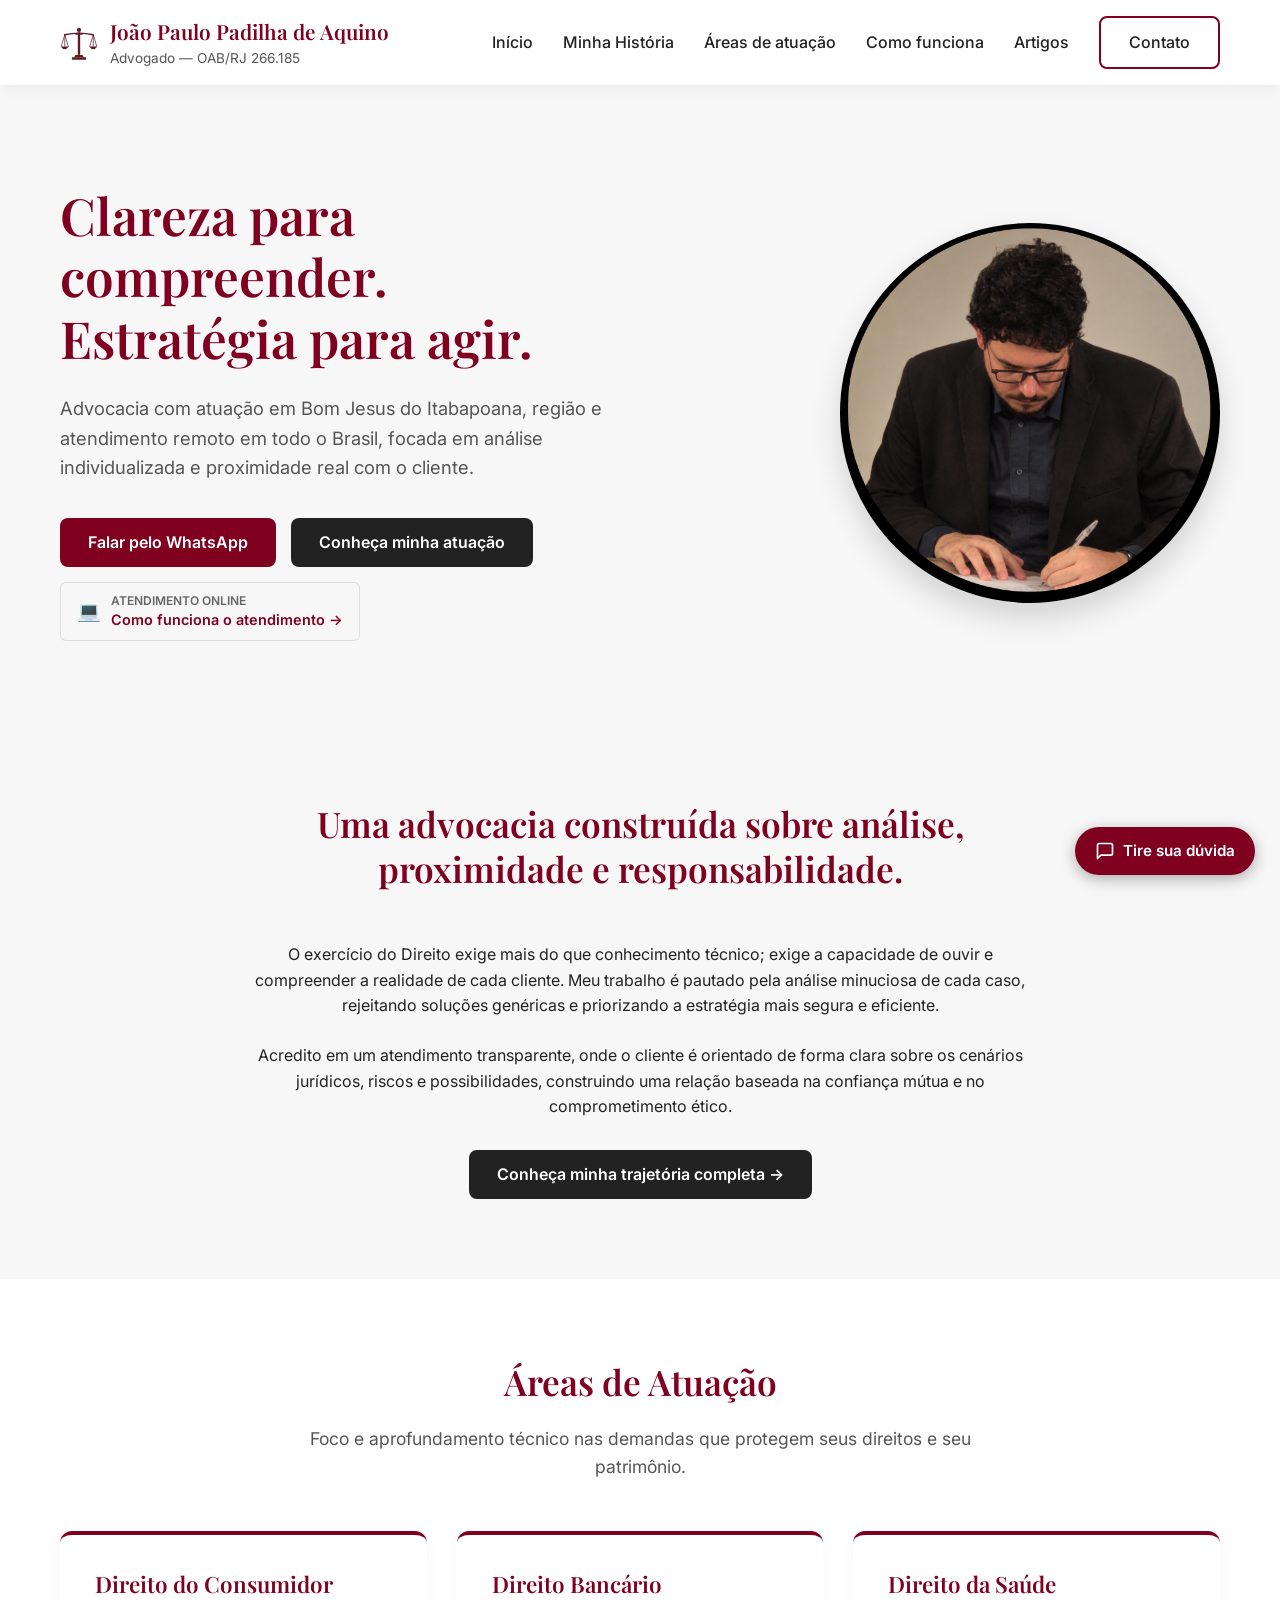
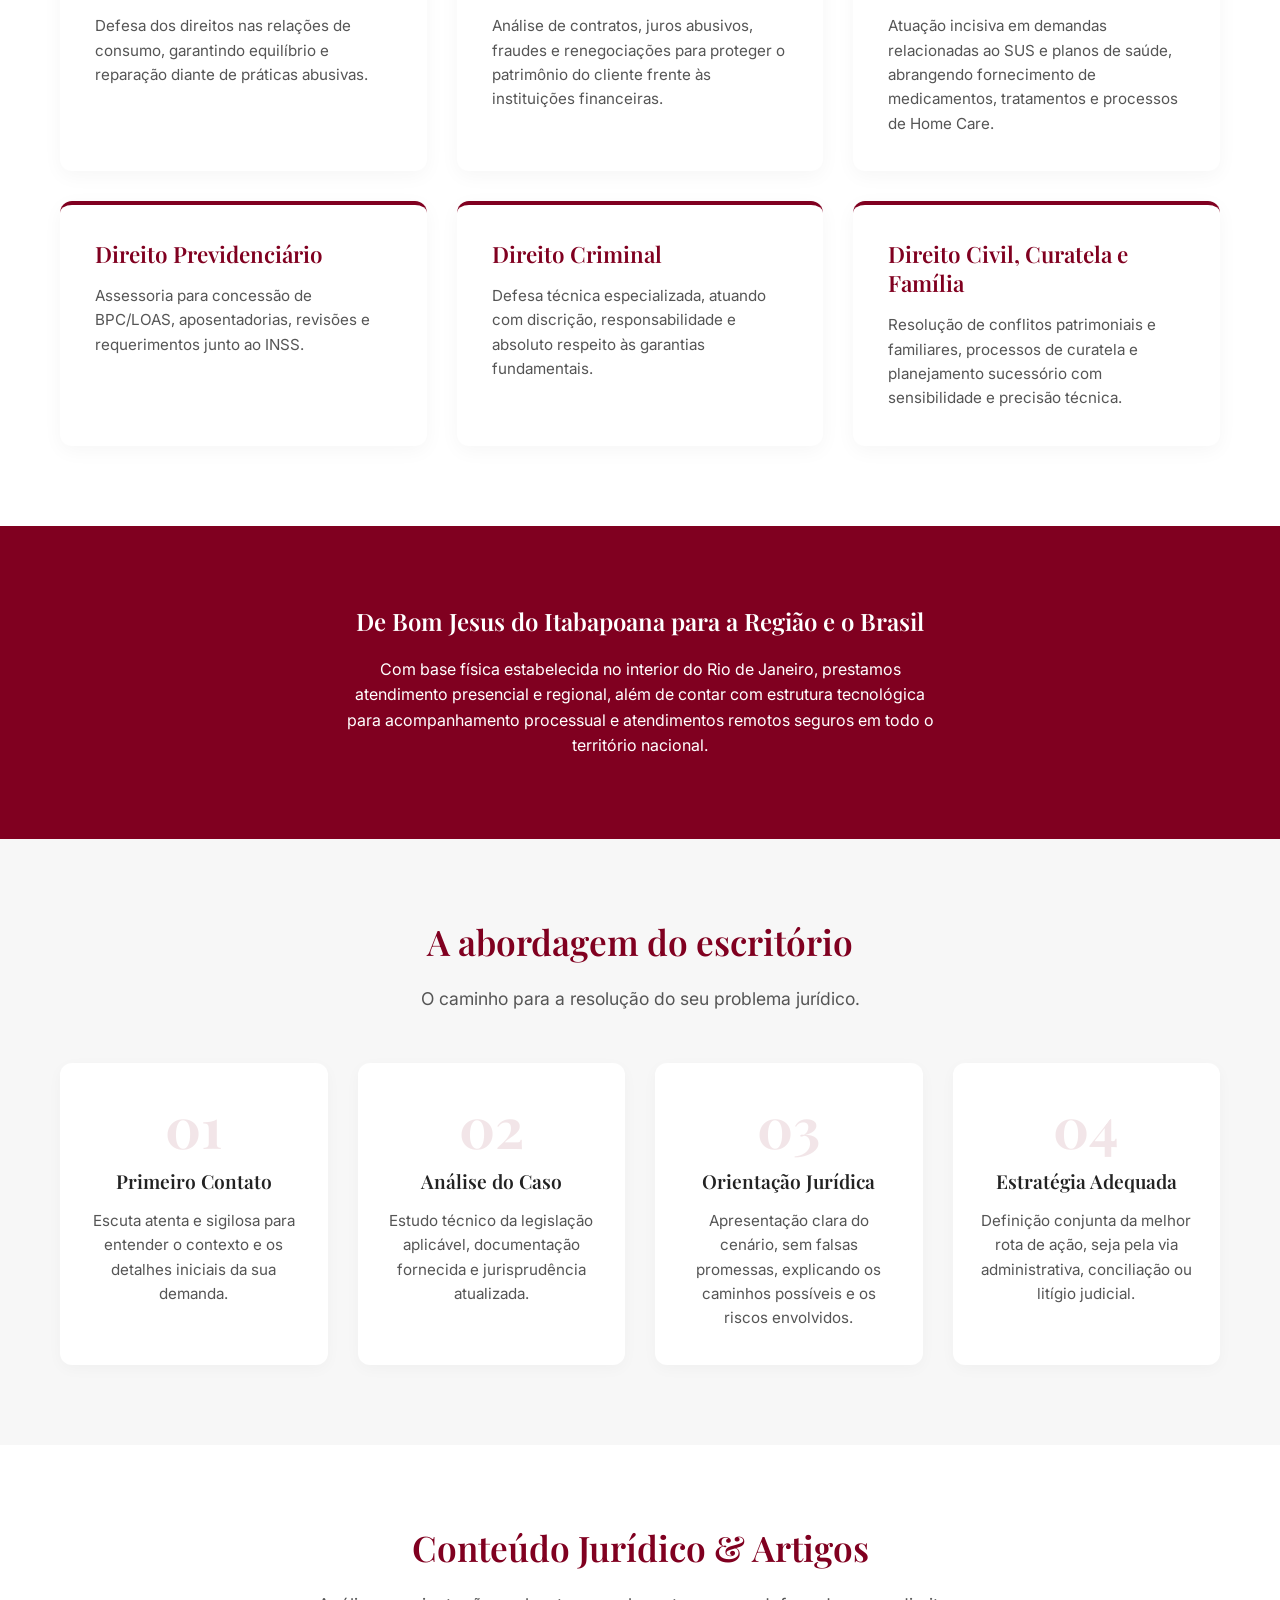
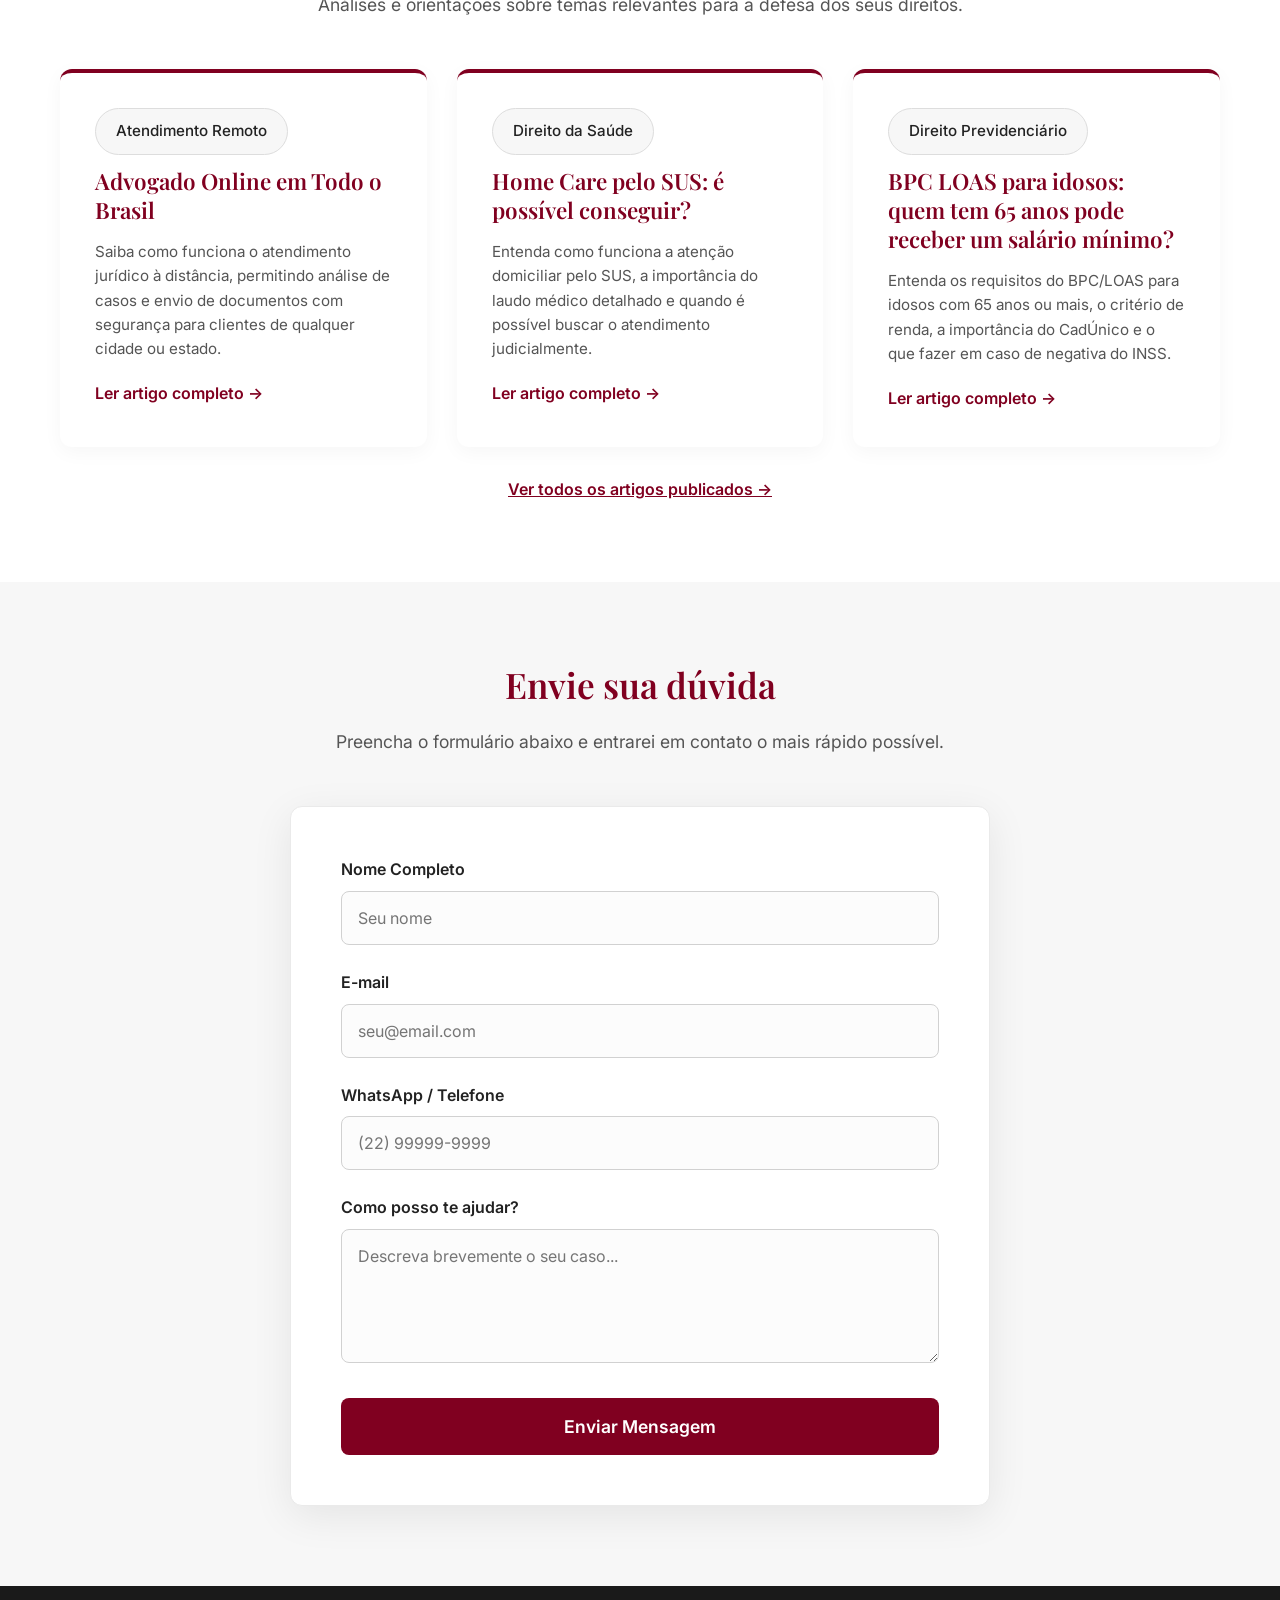
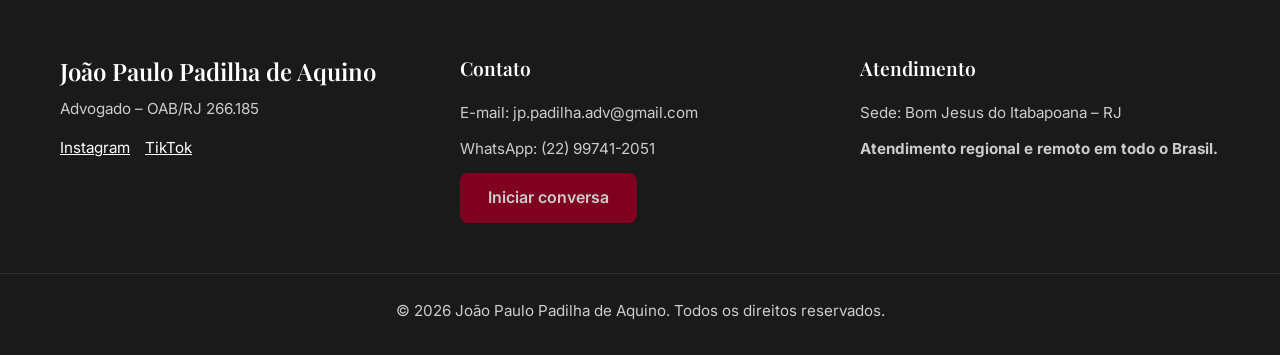
<file: index.html>
<!DOCTYPE html>
<html lang="pt-BR">
<head>
    <meta charset="UTF-8">
    <meta name="viewport" content="width=device-width, initial-scale=1.0">
    
    <!-- SEO Básico & Título Otimizado -->
    <title>João Paulo Padilha de Aquino | Advogado em Bom Jesus do Itabapoana - RJ e Região</title>
    
    <!-- Favicon -->
    <link rel="icon" type="image/svg+xml" href="assets/logo-balanca-svg.svg">
    
    <!-- Meta Description Aprimorada -->
    <meta name="description" content="Escritório de advocacia em Bom Jesus do Itabapoana - RJ. Atuação especializada em Direito do Consumidor, Bancário, Saúde, Previdenciário, Criminal e Civil. Atendimento presencial na região e remoto em todo o Brasil.">
    
    <!-- Keywords Ampliadas com Termos de Alta Conversão -->
    <meta name="keywords" content="advogado Bom Jesus do Itabapoana, advogado Itaperuna, advogado Cachoeiro de Itapemirim, advogado regional RJ ES MG, atendimento remoto advogado, advogado online, consultoria jurídica online, advogado BPC LOAS, advogado direito bancário, advogado home care, advogado criminalista">

    <!-- Metatags de Geolocalização -->
    <meta name="geo.region" content="BR-RJ">
    <meta name="geo.placename" content="Bom Jesus do Itabapoana">
    
    <!-- Open Graph (WhatsApp, Facebook, LinkedIn) -->
    <meta property="og:site_name" content="João Paulo Padilha de Aquino Advogado">
    <meta property="og:title" content="João Paulo Padilha de Aquino | Advocacia Estratégica e Consultoria Jurídica">
    <meta property="og:description" content="Análise individualizada e atendimento próximo. Atuação presencial na região e remota em todo o Brasil.">
    <meta property="og:type" content="website">
    <meta property="og:url" content="https://joaopaulopadilha.adv.br/">
    <meta property="og:locale" content="pt_BR">
    
    <!-- Canonical -->
    <link rel="canonical" href="https://joaopaulopadilha.adv.br/">

    <!-- Fontes do Google -->
    <link rel="preconnect" href="https://fonts.googleapis.com">
    <link rel="preconnect" href="https://fonts.gstatic.com" crossorigin>
    <link href="https://fonts.googleapis.com/css2?family=Inter:wght@300;400;600&family=Playfair+Display:ital,wght@0,400;0,600;1,400&display=swap" rel="stylesheet">
    
    <!-- CSS -->
    <link rel="stylesheet" href="style.css">

    <!-- Schema.org (Dados Estruturados Avançados para Google Maps e Busca Local) -->
    <script type="application/ld+json">
    {
      "@context": "https://schema.org",
      "@type": "LegalService",
      "name": "João Paulo Padilha de Aquino - Advogado",
      "image": "https://joaopaulopadilha.adv.br/assets/foto-perfil.png",
      "url": "https://joaopaulopadilha.adv.br",
      "telephone": "+5522997412051",
      "email": "jp.padilha.adv@gmail.com",
      "priceRange": "$$",
      "address": {
        "@type": "PostalAddress",
        "addressLocality": "Bom Jesus do Itabapoana",
        "addressRegion": "RJ",
        "addressCountry": "BR"
      },
      "areaServed": [
        {
          "@type": "AdministrativeArea",
          "name": "Bom Jesus do Itabapoana e Região (RJ, ES, MG)"
        },
        {
          "@type": "Country",
          "name": "Brasil"
        }
      ],
      "knowsAbout": [
        "Direito do Consumidor",
        "Direito Bancário",
        "Direito da Saúde",
        "Direito Previdenciário",
        "Direito Criminal",
        "Direito Civil"
      ]
    }
    </script>
</head>
<body>

    <!-- CABEÇALHO -->
    <header class="header">
        <div class="container header-content">
            <!-- Logotipo e Nome -->
            <div class="brand" style="display: flex; align-items: center; gap: 12px;">
                <img src="assets/logo-balanca-svg.svg" alt="Logotipo Balança da Justiça" width="38" height="38">
                <div style="display: flex; flex-direction: column;">
                    <span class="brand-name">João Paulo Padilha de Aquino</span>
                    <span class="brand-title">Advogado &mdash; OAB/RJ 266.185</span>
                </div>
            </div>
            
            <button class="menu-toggle" aria-label="Abrir menu">
                <span></span><span></span><span></span>
            </button>

            <!-- Menu com link para Minha História no topo -->
            <nav class="nav-menu">
                <ul>
                    <li><a href="#inicio">Início</a></li>
                    <li><a href="artigos/historia.html">Minha História</a></li>
                    <li><a href="#atuacao">Áreas de atuação</a></li>
                    <li><a href="#como-ajudar">Como funciona</a></li>
                    <li><a href="#conteudo">Artigos</a></li>
                    <li><a href="#fale-conosco" class="btn-outline">Contato</a></li>
                </ul>
            </nav>
        </div>
    </header>

    <!-- HERO (Início) -->
    <section id="inicio" class="hero">
        <div class="container hero-container">
            <div class="hero-text">
                <h1>Clareza para compreender.<br>Estratégia para agir.</h1>
                <p>Advocacia com atuação em Bom Jesus do Itabapoana, região e atendimento remoto em todo o Brasil, focada em análise individualizada e proximidade real com o cliente.</p>
                
                <!-- Botões e Destaques no Topo -->
                <div class="hero-buttons" style="flex-wrap: wrap; gap: 15px; align-items: center;">
                    <a href="https://wa.me/5522997412051" target="_blank" class="btn-primary">Falar pelo WhatsApp</a>
                    <a href="#atuacao" class="btn-secondary">Conheça minha atuação</a>
                    
                    <!-- Caixa de Destaque / Como funciona o atendimento -->
                    <a href="artigos/atendimento.html" style="display: inline-flex; align-items: center; gap: 10px; background-color: var(--bg-light); border: 1px solid rgba(0,0,0,0.1); padding: 10px 16px; border-radius: 6px; text-decoration: none; color: inherit; transition: border-color 0.3s ease;" onmouseover="this.style.borderColor='var(--primary)'" onmouseout="this.style.borderColor='rgba(0,0,0,0.1)'">
                        <span style="font-size: 1.2rem;">💻</span>
                        <div style="text-align: left; line-height: 1.3;">
                            <span style="display: block; font-size: 0.75rem; text-transform: uppercase; color: #666; font-weight: 600;">Atendimento Online</span>
                            <span style="font-size: 0.9rem; font-weight: 600; color: var(--primary);">Como funciona o atendimento &rarr;</span>
                        </div>
                    </a>
                </div>
            </div>
            <div class="hero-image">
                <img src="assets/foto-perfil.png" alt="João Paulo Padilha de Aquino - Advogado" loading="lazy">
            </div>
        </div>
    </section>

    <!-- SOBRE -->
    <section id="sobre" class="section bg-light">
        <div class="container">
            <div class="section-header">
                <h2>Uma advocacia construída sobre análise, proximidade e responsabilidade.</h2>
            </div>
            <div class="sobre-content" style="max-width: 800px; margin: 0 auto; text-align: center;">
                <p style="margin-bottom: 24px;">O exercício do Direito exige mais do que conhecimento técnico; exige a capacidade de ouvir e compreender a realidade de cada cliente. Meu trabalho é pautado pela análise minuciosa de cada caso, rejeitando soluções genéricas e priorizando a estratégia mais segura e eficiente.</p>
                <p style="margin-bottom: 30px;">Acredito em um atendimento transparente, onde o cliente é orientado de forma clara sobre os cenários jurídicos, riscos e possibilidades, construindo uma relação baseada na confiança mútua e no comprometimento ético.</p>
                <a href="artigos/historia.html" class="btn-secondary" style="display: inline-block;">Conheça minha trajetória completa &rarr;</a>
            </div>
        </div>
    </section>

    <!-- ÁREAS DE ATUAÇÃO -->
    <section id="atuacao" class="section">
        <div class="container">
            <div class="section-header">
                <h2>Áreas de Atuação</h2>
                <p>Foco e aprofundamento técnico nas demandas que protegem seus direitos e seu patrimônio.</p>
            </div>
            <div class="grid-cards">
                <article class="card">
                    <h3>Direito do Consumidor</h3>
                    <p>Defesa dos direitos nas relações de consumo, garantindo equilíbrio e reparação diante de práticas abusivas.</p>
                </article>
                <article class="card">
                    <h3>Direito Bancário</h3>
                    <p>Análise de contratos, juros abusivos, fraudes e renegociações para proteger o patrimônio do cliente frente às instituições financeiras.</p>
                </article>
                <article class="card">
                    <h3>Direito da Saúde</h3>
                    <p>Atuação incisiva em demandas relacionadas ao SUS e planos de saúde, abrangendo fornecimento de medicamentos, tratamentos e processos de Home Care.</p>
                </article>
                <article class="card">
                    <h3>Direito Previdenciário</h3>
                    <p>Assessoria para concessão de BPC/LOAS, aposentadorias, revisões e requerimentos junto ao INSS.</p>
                </article>
                <article class="card">
                    <h3>Direito Criminal</h3>
                    <p>Defesa técnica especializada, atuando com discrição, responsabilidade e absoluto respeito às garantias fundamentais.</p>
                </article>
                <article class="card">
                    <h3>Direito Civil, Curatela e Família</h3>
                    <p>Resolução de conflitos patrimoniais e familiares, processos de curatela e planejamento sucessório com sensibilidade e precisão técnica.</p>
                </article>
            </div>
        </div>
    </section>

    <!-- ATUAÇÃO REGIONAL -->
    <section id="regional" class="section bg-burgundy text-white">
        <div class="container text-center">
            <h2 class="font-serif">De Bom Jesus do Itabapoana para a Região e o Brasil</h2>
            <p class="max-w-600">Com base física estabelecida no interior do Rio de Janeiro, prestamos atendimento presencial e regional, além de contar com estrutura tecnológica para acompanhamento processual e atendimentos remotos seguros em todo o território nacional.</p>
        </div>
    </section>

    <!-- COMO POSSO AJUDAR -->
    <section id="como-ajudar" class="section bg-light">
        <div class="container">
            <div class="section-header">
                <h2>A abordagem do escritório</h2>
                <p>O caminho para a resolução do seu problema jurídico.</p>
            </div>
            <div class="timeline">
                <div class="step">
                    <span class="step-num">01</span>
                    <h4>Primeiro Contato</h4>
                    <p>Escuta atenta e sigilosa para entender o contexto e os detalhes iniciais da sua demanda.</p>
                </div>
                <div class="step">
                    <span class="step-num">02</span>
                    <h4>Análise do Caso</h4>
                    <p>Estudo técnico da legislação aplicável, documentação fornecida e jurisprudência atualizada.</p>
                </div>
                <div class="step">
                    <span class="step-num">03</span>
                    <h4>Orientação Jurídica</h4>
                    <p>Apresentação clara do cenário, sem falsas promessas, explicando os caminhos possíveis e os riscos envolvidos.</p>
                </div>
                <div class="step">
                    <span class="step-num">04</span>
                    <h4>Estratégia Adequada</h4>
                    <p>Definição conjunta da melhor rota de ação, seja pela via administrativa, conciliação ou litígio judicial.</p>
                </div>
            </div>
        </div>
    </section>

    <!-- CONTEÚDO JURÍDICO / ARTIGOS -->
    <section id="conteudo" class="section">
        <div class="container">
            <div class="section-header">
                <h2>Conteúdo Jurídico & Artigos</h2>
                <p>Análises e orientações sobre temas relevantes para a defesa dos seus direitos.</p>
            </div>
            
            <div class="grid-cards" style="margin-bottom: 30px;">
                <!-- Artigo Atendimento Online -->
                <article class="card">
                    <span class="tag" style="display: inline-block; margin-bottom: 12px; background-color: var(--bg-light);">Atendimento Remoto</span>
                    <h3>Advogado Online em Todo o Brasil</h3>
                    <p>Saiba como funciona o atendimento jurídico à distância, permitindo análise de casos e envio de documentos com segurança para clientes de qualquer cidade ou estado.</p>
                    <a href="artigos/atendimento.html" style="display: inline-block; margin-top: 20px; color: var(--primary); font-weight: 600;">Ler artigo completo &rarr;</a>
                </article>

                <!-- Artigo Home Care -->
                <article class="card">
                    <span class="tag" style="display: inline-block; margin-bottom: 12px; background-color: var(--bg-light);">Direito da Saúde</span>
                    <h3>Home Care pelo SUS: é possível conseguir?</h3>
                    <p>Entenda como funciona a atenção domiciliar pelo SUS, a importância do laudo médico detalhado e quando é possível buscar o atendimento judicialmente.</p>
                    <a href="artigos/artigo-home-care.html" style="display: inline-block; margin-top: 20px; color: var(--primary); font-weight: 600;">Ler artigo completo &rarr;</a>
                </article>

                <!-- Artigo BPC/LOAS -->
                <article class="card">
                    <span class="tag" style="display: inline-block; margin-bottom: 12px; background-color: var(--bg-light);">Direito Previdenciário</span>
                    <h3>BPC LOAS para idosos: quem tem 65 anos pode receber um salário mínimo?</h3>
                    <p>Entenda os requisitos do BPC/LOAS para idosos com 65 anos ou mais, o critério de renda, a importância do CadÚnico e o que fazer em caso de negativa do INSS.</p>
                    <a href="artigos/bpc-loas-idosos.html" style="display: inline-block; margin-top: 20px; color: var(--primary); font-weight: 600;">Ler artigo completo &rarr;</a>
                </article>
            </div>

            <!-- Link para Ver Todos os Artigos -->
            <div style="text-align: center;">
                <a href="artigos/todos-os-artigos.html" style="color: var(--primary); font-weight: 600; font-size: 1rem; text-decoration: underline;">Ver todos os artigos publicados &rarr;</a>
            </div>
        </div>
    </section>

    <!-- FORMULÁRIO DE CONTATO -->
    <section id="fale-conosco" class="section bg-light">
        <div class="container">
            <div class="section-header">
                <h2>Envie sua dúvida</h2>
                <p>Preencha o formulário abaixo e entrarei em contato o mais rápido possível.</p>
            </div>
            
            <div class="form-container">
                <form action="https://formsubmit.co/jp.padilha.adv@gmail.com" method="POST" class="contact-form">
                    
                    <input type="hidden" name="_captcha" value="false">
                    <input type="hidden" name="_next" value="https://joaopaulopadilha.adv.br/">
                    <input type="hidden" name="_subject" value="Novo contato pelo site!">
                    
                    <div class="form-group">
                        <label for="nome">Nome Completo</label>
                        <input type="text" id="nome" name="Nome" placeholder="Seu nome" required>
                    </div>

                    <div class="form-group">
                        <label for="email">E-mail</label>
                        <input type="email" id="email" name="Email" placeholder="seu@email.com" required>
                    </div>

                    <div class="form-group">
                        <label for="telefone">WhatsApp / Telefone</label>
                        <input type="tel" id="telefone" name="Telefone" placeholder="(22) 99999-9999" required>
                    </div>

                    <div class="form-group">
                        <label for="mensagem">Como posso te ajudar?</label>
                        <textarea id="mensagem" name="Mensagem" rows="5" placeholder="Descreva brevemente o seu caso..." required></textarea>
                    </div>

                    <button type="submit" class="btn-primary" style="width: 100%; text-align: center; justify-content: center;">Enviar Mensagem</button>
                </form>
            </div>
        </div>
    </section>

    <!-- FOOTER / CONTATO -->
    <footer id="contato" class="footer">
        <div class="container footer-grid">
            <div class="footer-brand">
                <h3 class="font-serif">João Paulo Padilha de Aquino</h3>
                <p>Advogado – OAB/RJ 266.185</p>
                <div style="display: flex; gap: 15px; margin-top: 15px;">
                    <a href="https://www.instagram.com/jp.padilha.advogado/" target="_blank" style="color: inherit; text-decoration: underline; font-size: 0.95rem;">Instagram</a>
                    <a href="https://www.tiktok.com/@drjppadilha" target="_blank" style="color: inherit; text-decoration: underline; font-size: 0.95rem;">TikTok</a>
                </div>
            </div>
            <div class="footer-contact">
                <h4>Contato</h4>
                <p>E-mail: <a href="mailto:jp.padilha.adv@gmail.com">jp.padilha.adv@gmail.com</a></p>
                <p>WhatsApp: <a href="https://wa.me/5522997412051" target="_blank">(22) 99741-2051</a></p>
                <a href="https://wa.me/5522997412051" target="_blank" class="btn-primary mt-2">Iniciar conversa</a>
            </div>
            <div class="footer-location">
                <h4>Atendimento</h4>
                <p>Sede: Bom Jesus do Itabapoana – RJ</p>
                <p><strong>Atendimento regional e remoto em todo o Brasil.</strong></p>
            </div>
        </div>
        <div class="footer-bottom">
            <p>&copy; <span id="year"></span> João Paulo Padilha de Aquino. Todos os direitos reservados.</p>
        </div>
    </footer>

    <!-- BOTÃO FLUTUANTE "Tire sua dúvida" -->
    <a href="#fale-conosco" aria-label="Tire sua dúvida" style="position: fixed; bottom: 25px; right: 25px; background-color: var(--primary); color: white; padding: 12px 20px; border-radius: 50px; display: flex; align-items: center; gap: 8px; font-family: 'Inter', sans-serif; font-size: 0.95rem; font-weight: 600; box-shadow: 0 4px 15px rgba(0,0,0,0.3); z-index: 9999; text-decoration: none; transition: transform 0.3s ease;">
        <svg viewBox="0 0 24 24" width="20" height="20" fill="none" stroke="currentColor" stroke-width="2" stroke-linecap="round" stroke-linejoin="round">
            <path d="M21 15a2 2 0 0 1-2 2H7l-4 4V5a2 2 0 0 1 2-2h14a2 2 0 0 1 2 2z"></path>
        </svg>
        <span>Tire sua dúvida</span>
    </a>

    <!-- Arquivo JavaScript -->
    <script src="script.js"></script>
</body>
</html>
</file>
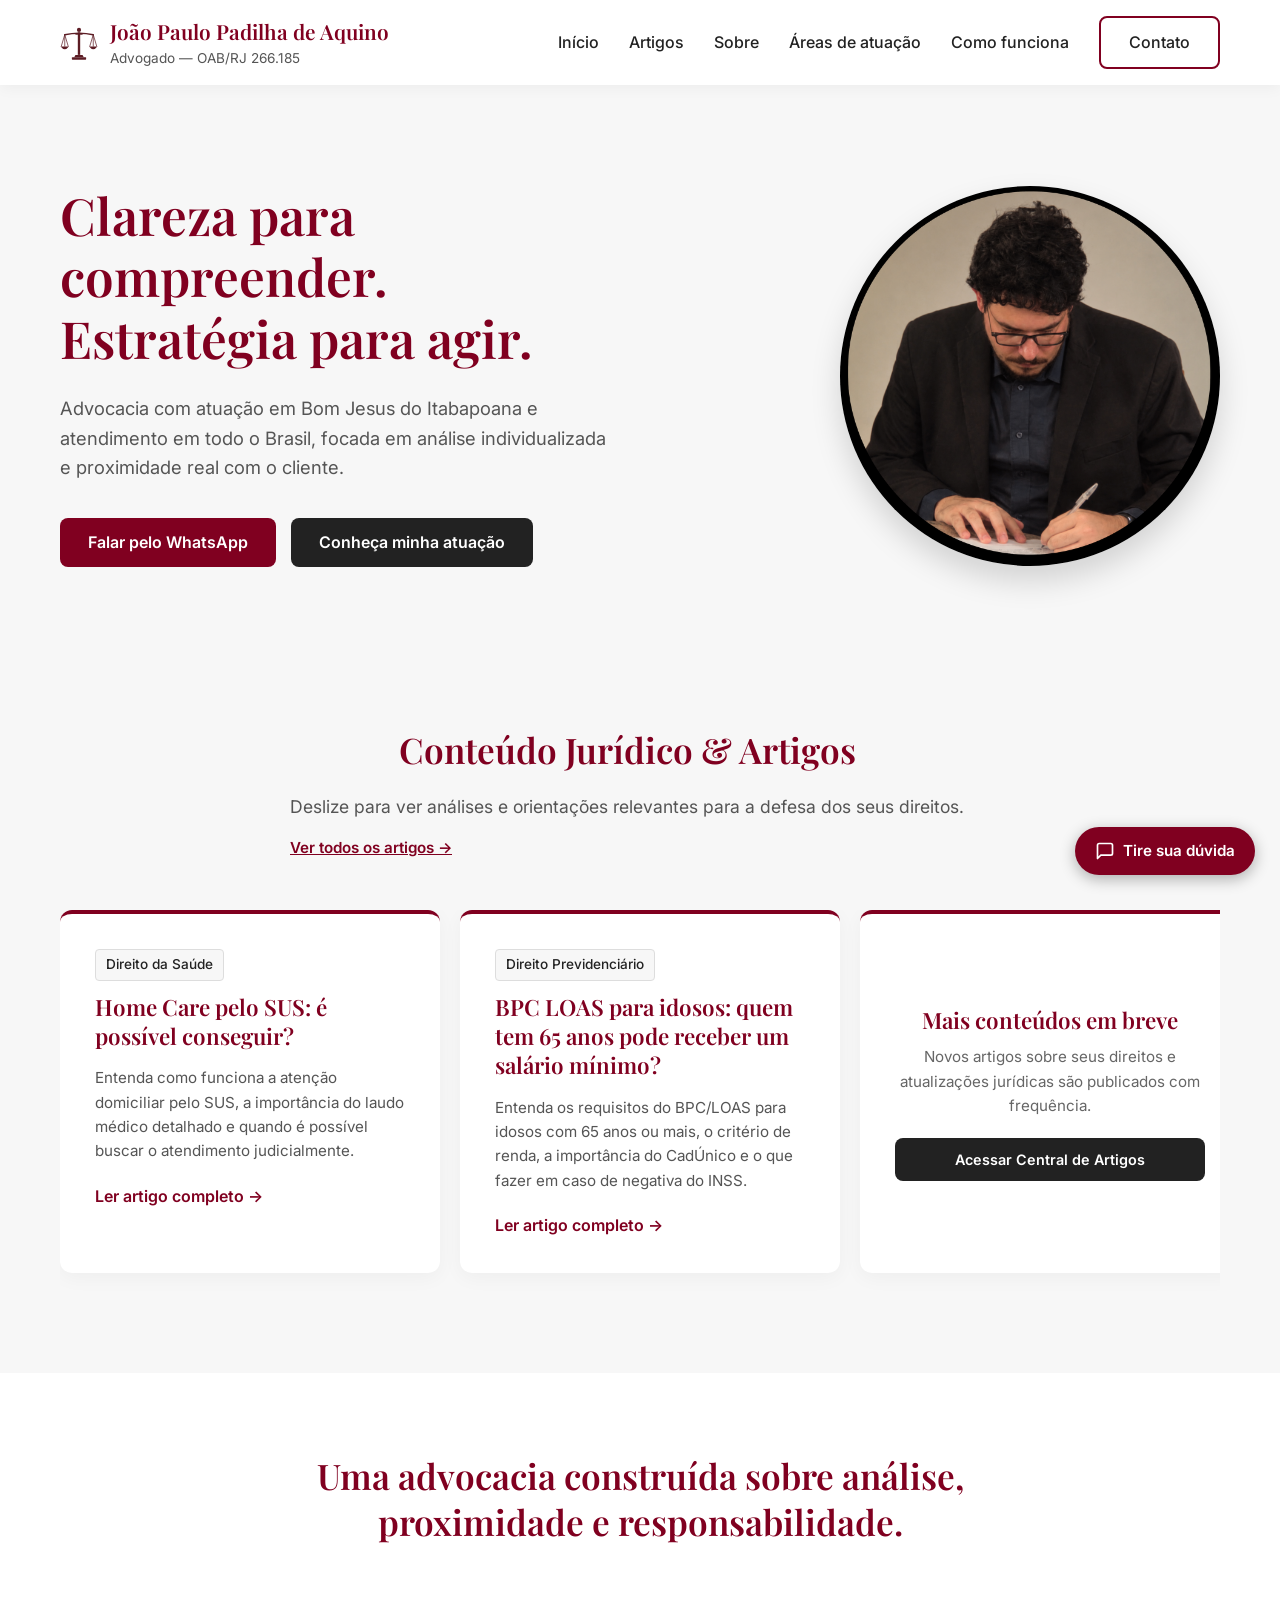
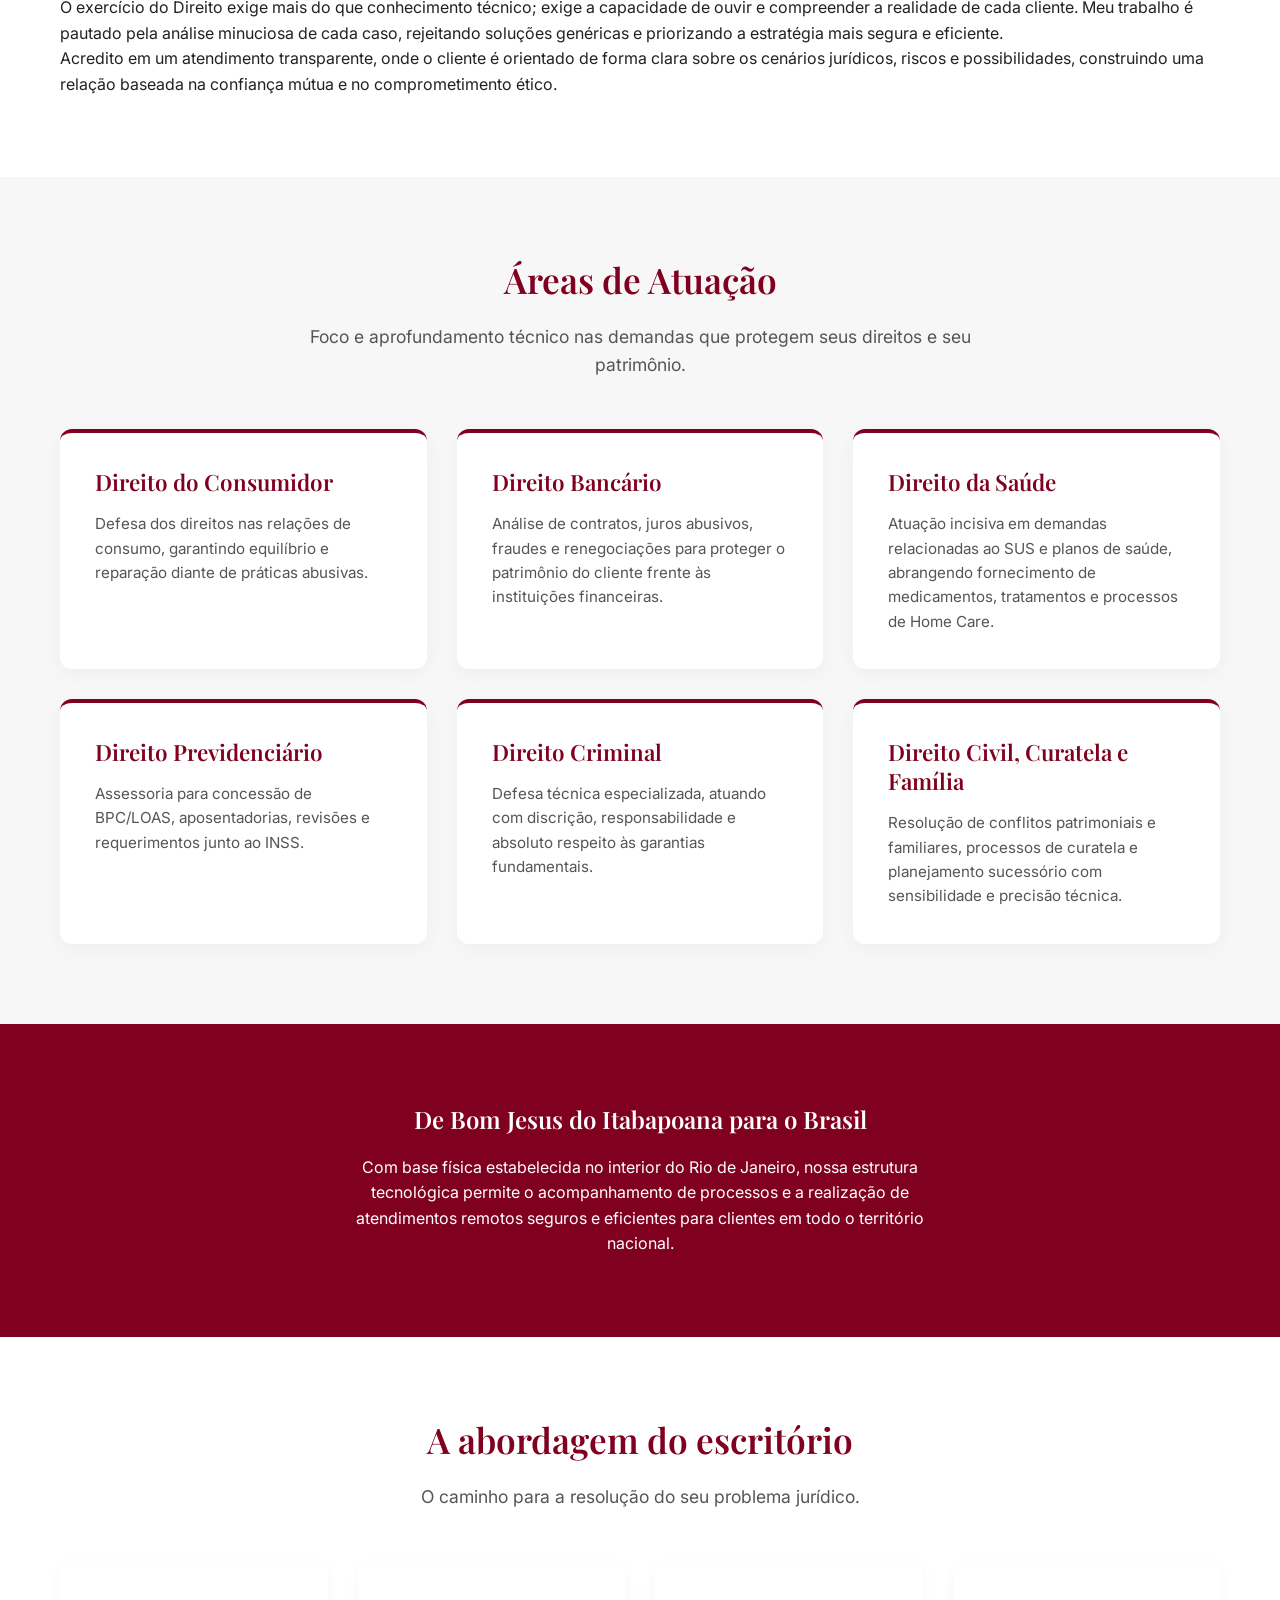
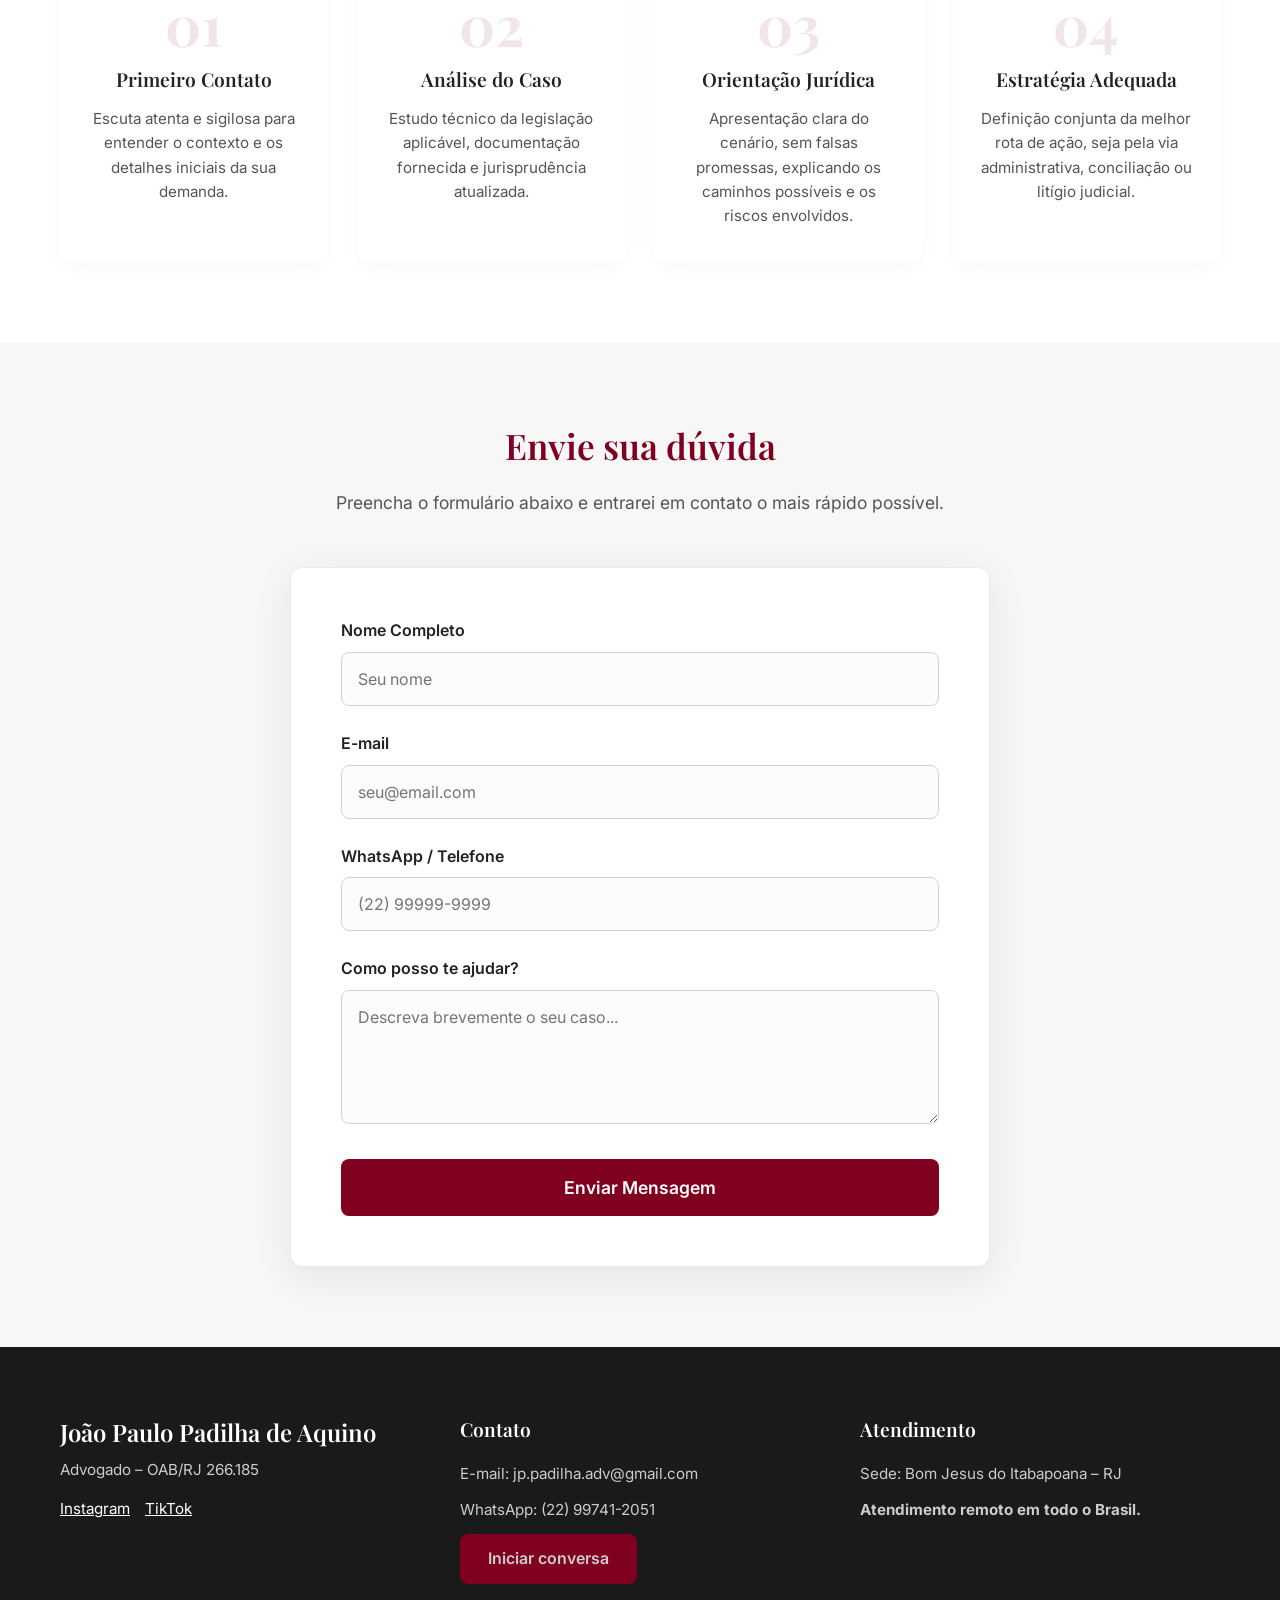
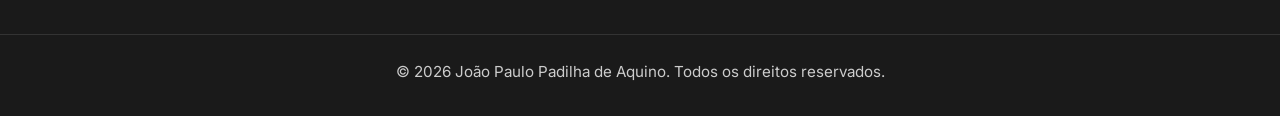
<file: preview.html>
<!DOCTYPE html>
<html lang="pt-BR">
<head>
    <meta charset="UTF-8">
    <meta name="viewport" content="width=device-width, initial-scale=1.0">
    
    <!-- SEO Básico -->
    <title>João Paulo Padilha de Aquino | Advogado em Bom Jesus do Itabapoana - RJ</title>
    
    <!-- Favicon -->
    <link rel="icon" type="image/svg+xml" href="assets/logo-balanca-svg.svg">
    
    <meta name="description" content="Advocacia especializada em Direito do Consumidor, Bancário, Saúde, Criminal, Previdenciário e Civil. Atendimento em Bom Jesus do Itabapoana e em todo o Brasil.">
    <meta name="keywords" content="advogado Bom Jesus do Itabapoana, advogado BPC LOAS, advogado direito bancário, advogado home care, advogado criminal">
    
    <!-- Open Graph -->
    <meta property="og:title" content="João Paulo Padilha de Aquino | Advocacia Estratégica">
    <meta property="og:description" content="Análise individualizada e atendimento próximo. Atuação presencial e remota em todo o Brasil.">
    <meta property="og:type" content="website">
    <meta property="og:url" content="https://joaopaulopadilha.adv.br/">
    
    <!-- Canonical -->
    <link rel="canonical" href="https://joaopaulopadilha.adv.br/">

    <!-- Fontes do Google -->
    <link rel="preconnect" href="https://fonts.googleapis.com">
    <link rel="preconnect" href="https://fonts.gstatic.com" crossorigin>
    <link href="https://fonts.googleapis.com/css2?family=Inter:wght@300;400;600&family=Playfair+Display:ital,wght@0,400;0,600;1,400&display=swap" rel="stylesheet">
    
    <!-- CSS -->
    <link rel="stylesheet" href="style.css">

    <!-- Estilo customizado para o Carrossel Horizontal de Artigos -->
    <style>
        .artigos-slider {
            display: flex;
            gap: 20px;
            overflow-x: auto;
            scroll-snap-type: x mandatory;
            scroll-behavior: smooth;
            padding-bottom: 20px;
            -webkit-overflow-scrolling: touch;
        }
        .artigos-slider::-webkit-scrollbar {
            height: 8px;
        }
        .artigos-slider::-webkit-scrollbar-track {
            background: rgba(0,0,0,0.05);
            border-radius: 4px;
        }
        .artigos-slider::-webkit-scrollbar-thumb {
            background: var(--primary);
            border-radius: 4px;
        }
        .artigos-slider .card {
            min-width: 320px;
            max-width: 380px;
            flex: 0 0 auto;
            scroll-snap-align: start;
        }
        @media (min-width: 768px) {
            .artigos-slider .card {
                min-width: 380px;
            }
        }
    </style>

    <!-- Schema.org -->
    <script type="application/ld+json">
    {
      "@context": "https://schema.org",
      "@type": "LegalService",
      "name": "João Paulo Padilha de Aquino - Advogado",
      "image": "https://joaopaulopadilha.adv.br/assets/foto-perfil.png",
      "@id": "",
      "url": "https://joaopaulopadilha.adv.br",
      "telephone": "+5522997412051",
      "address": {
        "@type": "PostalAddress",
        "addressLocality": "Bom Jesus do Itabapoana",
        "addressRegion": "RJ",
        "addressCountry": "BR"
      }
    }
    </script>
</head>
<body>

    <!-- CABEÇALHO -->
    <header class="header">
        <div class="container header-content">
            <div class="brand" style="display: flex; align-items: center; gap: 12px;">
                <img src="assets/logo-balanca-svg.svg" alt="Logotipo Balança da Justiça" width="38" height="38">
                <div style="display: flex; flex-direction: column;">
                    <span class="brand-name">João Paulo Padilha de Aquino</span>
                    <span class="brand-title">Advogado &mdash; OAB/RJ 266.185</span>
                </div>
            </div>
            
            <button class="menu-toggle" aria-label="Abrir menu">
                <span></span><span></span><span></span>
            </button>

            <nav class="nav-menu">
                <ul>
                    <li><a href="#inicio">Início</a></li>
                    <li><a href="#conteudo">Artigos</a></li>
                    <li><a href="#sobre">Sobre</a></li>
                    <li><a href="#atuacao">Áreas de atuação</a></li>
                    <li><a href="#como-ajudar">Como funciona</a></li>
                    <li><a href="#fale-conosco" class="btn-outline">Contato</a></li>
                </ul>
            </nav>
        </div>
    </header>

    <!-- HERO (Início) -->
    <section id="inicio" class="hero">
        <div class="container hero-container">
            <div class="hero-text">
                <h1>Clareza para compreender.<br>Estratégia para agir.</h1>
                <p>Advocacia com atuação em Bom Jesus do Itabapoana e atendimento em todo o Brasil, focada em análise individualizada e proximidade real com o cliente.</p>
                <div class="hero-buttons">
                    <a href="https://wa.me/5522997412051" target="_blank" class="btn-primary">Falar pelo WhatsApp</a>
                    <a href="#atuacao" class="btn-secondary">Conheça minha atuação</a>
                </div>
            </div>
            <div class="hero-image">
                <img src="assets/foto-perfil.png" alt="João Paulo Padilha de Aquino - Advogado" loading="lazy">
            </div>
        </div>
    </section>

    <!-- CONTEÚDO JURÍDICO / ARTIGOS EM CARROSSEL (LOGO NO TOPO, APÓS O HERO) -->
    <section id="conteudo" class="section bg-light">
        <div class="container">
            <div class="section-header" style="display: flex; justify-content: space-between; align-items: flex-end; flex-wrap: wrap; gap: 15px;">
                <div>
                    <h2>Conteúdo Jurídico & Artigos</h2>
                    <p>Deslize para ver análises e orientações relevantes para a defesa dos seus direitos.</p>
                </div>
                <a href="artigos/todos-os-artigos.html" style="color: var(--primary); font-weight: 600; font-size: 0.95rem; text-decoration: underline;">Ver todos os artigos &rarr;</a>
            </div>
            
            <!-- Cards deslizantes na horizontal -->
            <div class="artigos-slider" style="margin-top: 30px;">
                <!-- Artigo Home Care -->
                <article class="card" style="background: white;">
                    <span class="tag" style="display: inline-block; margin-bottom: 12px; background-color: var(--bg-light); padding: 4px 10px; border-radius: 4px; font-size: 0.85rem;">Direito da Saúde</span>
                    <h3>Home Care pelo SUS: é possível conseguir?</h3>
                    <p>Entenda como funciona a atenção domiciliar pelo SUS, a importância do laudo médico detalhado e quando é possível buscar o atendimento judicialmente.</p>
                    <a href="artigos/artigo-home-care.html" style="display: inline-block; margin-top: 20px; color: var(--primary); font-weight: 600;">Ler artigo completo &rarr;</a>
                </article>

                <!-- Artigo BPC/LOAS -->
                <article class="card" style="background: white;">
                    <span class="tag" style="display: inline-block; margin-bottom: 12px; background-color: var(--bg-light); padding: 4px 10px; border-radius: 4px; font-size: 0.85rem;">Direito Previdenciário</span>
                    <h3>BPC LOAS para idosos: quem tem 65 anos pode receber um salário mínimo?</h3>
                    <p>Entenda os requisitos do BPC/LOAS para idosos com 65 anos ou mais, o critério de renda, a importância do CadÚnico e o que fazer em caso de negativa do INSS.</p>
                    <a href="artigos/bpc-loas-idosos.html" style="display: inline-block; margin-top: 20px; color: var(--primary); font-weight: 600;">Ler artigo completo &rarr;</a>
                </article>

                <!-- Espaço para futuros artigos adicionais -->
                <article class="card" style="display: flex; flex-direction: column; justify-content: center; text-align: center; background-color: white;">
                    <h3 style="margin-bottom: 10px;">Mais conteúdos em breve</h3>
                    <p style="font-size: 0.95rem; color: #666;">Novos artigos sobre seus direitos e atualizações jurídicas são publicados com frequência.</p>
                    <a href="artigos/todos-os-artigos.html" class="btn-secondary" style="margin-top: 20px; display: inline-block; padding: 10px 20px; font-size: 0.9rem;">Acessar Central de Artigos</a>
                </article>
            </div>
        </div>
    </section>

    <!-- SOBRE -->
    <section id="sobre" class="section">
        <div class="container">
            <div class="section-header">
                <h2>Uma advocacia construída sobre análise, proximidade e responsabilidade.</h2>
            </div>
            <div class="sobre-content">
                <p>O exercício do Direito exige mais do que conhecimento técnico; exige a capacidade de ouvir e compreender a realidade de cada cliente. Meu trabalho é pautado pela análise minuciosa de cada caso, rejeitando soluções genéricas e priorizando a estratégia mais segura e eficiente.</p>
                <p>Acredito em um atendimento transparente, onde o cliente é orientado de forma clara sobre os cenários jurídicos, riscos e possibilidades, construindo uma relação baseada na confiança mútua e no comprometimento ético.</p>
            </div>
        </div>
    </section>

    <!-- ÁREAS DE ATUAÇÃO -->
    <section id="atuacao" class="section bg-light">
        <div class="container">
            <div class="section-header">
                <h2>Áreas de Atuação</h2>
                <p>Foco e aprofundamento técnico nas demandas que protegem seus direitos e seu patrimônio.</p>
            </div>
            <div class="grid-cards">
                <article class="card" style="background: white;">
                    <h3>Direito do Consumidor</h3>
                    <p>Defesa dos direitos nas relações de consumo, garantindo equilíbrio e reparação diante de práticas abusivas.</p>
                </article>
                <article class="card" style="background: white;">
                    <h3>Direito Bancário</h3>
                    <p>Análise de contratos, juros abusivos, fraudes e renegociações para proteger o patrimônio do cliente frente às instituições financeiras.</p>
                </article>
                <article class="card" style="background: white;">
                    <h3>Direito da Saúde</h3>
                    <p>Atuação incisiva em demandas relacionadas ao SUS e planos de saúde, abrangendo fornecimento de medicamentos, tratamentos e processos de Home Care.</p>
                </article>
                <article class="card" style="background: white;">
                    <h3>Direito Previdenciário</h3>
                    <p>Assessoria para concessão de BPC/LOAS, aposentadorias, revisões e requerimentos junto ao INSS.</p>
                </article>
                <article class="card" style="background: white;">
                    <h3>Direito Criminal</h3>
                    <p>Defesa técnica especializada, atuando com discrição, responsabilidade e absoluto respeito às garantias fundamentais.</p>
                </article>
                <article class="card" style="background: white;">
                    <h3>Direito Civil, Curatela e Família</h3>
                    <p>Resolução de conflitos patrimoniais e familiares, processos de curatela e planejamento sucessório com sensibilidade e precisão técnica.</p>
                </article>
            </div>
        </div>
    </section>

    <!-- ATUAÇÃO REGIONAL -->
    <section id="regional" class="section bg-burgundy text-white">
        <div class="container text-center">
            <h2 class="font-serif">De Bom Jesus do Itabapoana para o Brasil</h2>
            <p class="max-w-600">Com base física estabelecida no interior do Rio de Janeiro, nossa estrutura tecnológica permite o acompanhamento de processos e a realização de atendimentos remotos seguros e eficientes para clientes em todo o território nacional.</p>
        </div>
    </section>

    <!-- COMO POSSO AJUDAR -->
    <section id="como-ajudar" class="section">
        <div class="container">
            <div class="section-header">
                <h2>A abordagem do escritório</h2>
                <p>O caminho para a resolução do seu problema jurídico.</p>
            </div>
            <div class="timeline">
                <div class="step">
                    <span class="step-num">01</span>
                    <h4>Primeiro Contato</h4>
                    <p>Escuta atenta e sigilosa para entender o contexto e os detalhes iniciais da sua demanda.</p>
                </div>
                <div class="step">
                    <span class="step-num">02</span>
                    <h4>Análise do Caso</h4>
                    <p>Estudo técnico da legislação aplicável, documentação fornecida e jurisprudência atualizada.</p>
                </div>
                <div class="step">
                    <span class="step-num">03</span>
                    <h4>Orientação Jurídica</h4>
                    <p>Apresentação clara do cenário, sem falsas promessas, explicando os caminhos possíveis e os riscos envolvidos.</p>
                </div>
                <div class="step">
                    <span class="step-num">04</span>
                    <h4>Estratégia Adequada</h4>
                    <p>Definição conjunta da melhor rota de ação, seja pela via administrativa, conciliação ou litígio judicial.</p>
                </div>
            </div>
        </div>
    </section>

    <!-- FORMULÁRIO DE CONTATO -->
    <section id="fale-conosco" class="section bg-light">
        <div class="container">
            <div class="section-header">
                <h2>Envie sua dúvida</h2>
                <p>Preencha o formulário abaixo e entrarei em contato o mais rápido possível.</p>
            </div>
            
            <div class="form-container">
                <form action="https://formsubmit.co/jp.padilha.adv@gmail.com" method="POST" class="contact-form">
                    
                    <input type="hidden" name="_captcha" value="false">
                    <input type="hidden" name="_next" value="https://joaopaulopadilha.adv.br/">
                    <input type="hidden" name="_subject" value="Novo contato pelo site!">
                    
                    <div class="form-group">
                        <label for="nome">Nome Completo</label>
                        <input type="text" id="nome" name="Nome" placeholder="Seu nome" required>
                    </div>

                    <div class="form-group">
                        <label for="email">E-mail</label>
                        <input type="email" id="email" name="Email" placeholder="seu@email.com" required>
                    </div>

                    <div class="form-group">
                        <label for="telefone">WhatsApp / Telefone</label>
                        <input type="tel" id="telefone" name="Telefone" placeholder="(22) 99999-9999" required>
                    </div>

                    <div class="form-group">
                        <label for="mensagem">Como posso te ajudar?</label>
                        <textarea id="mensagem" name="Mensagem" rows="5" placeholder="Descreva brevemente o seu caso..." required></textarea>
                    </div>

                    <button type="submit" class="btn-primary" style="width: 100%; text-align: center; justify-content: center;">Enviar Mensagem</button>
                </form>
            </div>
        </div>
    </section>

    <!-- FOOTER -->
    <footer id="contato" class="footer">
        <div class="container footer-grid">
            <div class="footer-brand">
                <h3 class="font-serif">João Paulo Padilha de Aquino</h3>
                <p>Advogado – OAB/RJ 266.185</p>
                <div style="display: flex; gap: 15px; margin-top: 15px;">
                    <a href="https://www.instagram.com/jp.padilha.advogado/" target="_blank" style="color: inherit; text-decoration: underline; font-size: 0.95rem;">Instagram</a>
                    <a href="https://www.tiktok.com/@drjppadilha" target="_blank" style="color: inherit; text-decoration: underline; font-size: 0.95rem;">TikTok</a>
                </div>
            </div>
            <div class="footer-contact">
                <h4>Contato</h4>
                <p>E-mail: <a href="mailto:jp.padilha.adv@gmail.com">jp.padilha.adv@gmail.com</a></p>
                <p>WhatsApp: <a href="https://wa.me/5522997412051" target="_blank">(22) 99741-2051</a></p>
                <a href="https://wa.me/5522997412051" target="_blank" class="btn-primary mt-2">Iniciar conversa</a>
            </div>
            <div class="footer-location">
                <h4>Atendimento</h4>
                <p>Sede: Bom Jesus do Itabapoana – RJ</p>
                <p><strong>Atendimento remoto em todo o Brasil.</strong></p>
            </div>
        </div>
        <div class="footer-bottom">
            <p>&copy; <span id="year"></span> João Paulo Padilha de Aquino. Todos os direitos reservados.</p>
        </div>
    </footer>

    <!-- BOTÃO FLUTUANTE -->
    <a href="#fale-conosco" aria-label="Tire sua dúvida" style="position: fixed; bottom: 25px; right: 25px; background-color: var(--primary); color: white; padding: 12px 20px; border-radius: 50px; display: flex; align-items: center; gap: 8px; font-family: 'Inter', sans-serif; font-size: 0.95rem; font-weight: 600; box-shadow: 0 4px 15px rgba(0,0,0,0.3); z-index: 9999; text-decoration: none; transition: transform 0.3s ease;">
        <svg viewBox="0 0 24 24" width="20" height="20" fill="none" stroke="currentColor" stroke-width="2" stroke-linecap="round" stroke-linejoin="round">
            <path d="M21 15a2 2 0 0 1-2 2H7l-4 4V5a2 2 0 0 1 2-2h14a2 2 0 0 1 2 2z"></path>
        </svg>
        <span>Tire sua dúvida</span>
    </a>

    <!-- Arquivo JavaScript -->
    <script src="script.js"></script>
</body>
</html>
</file>
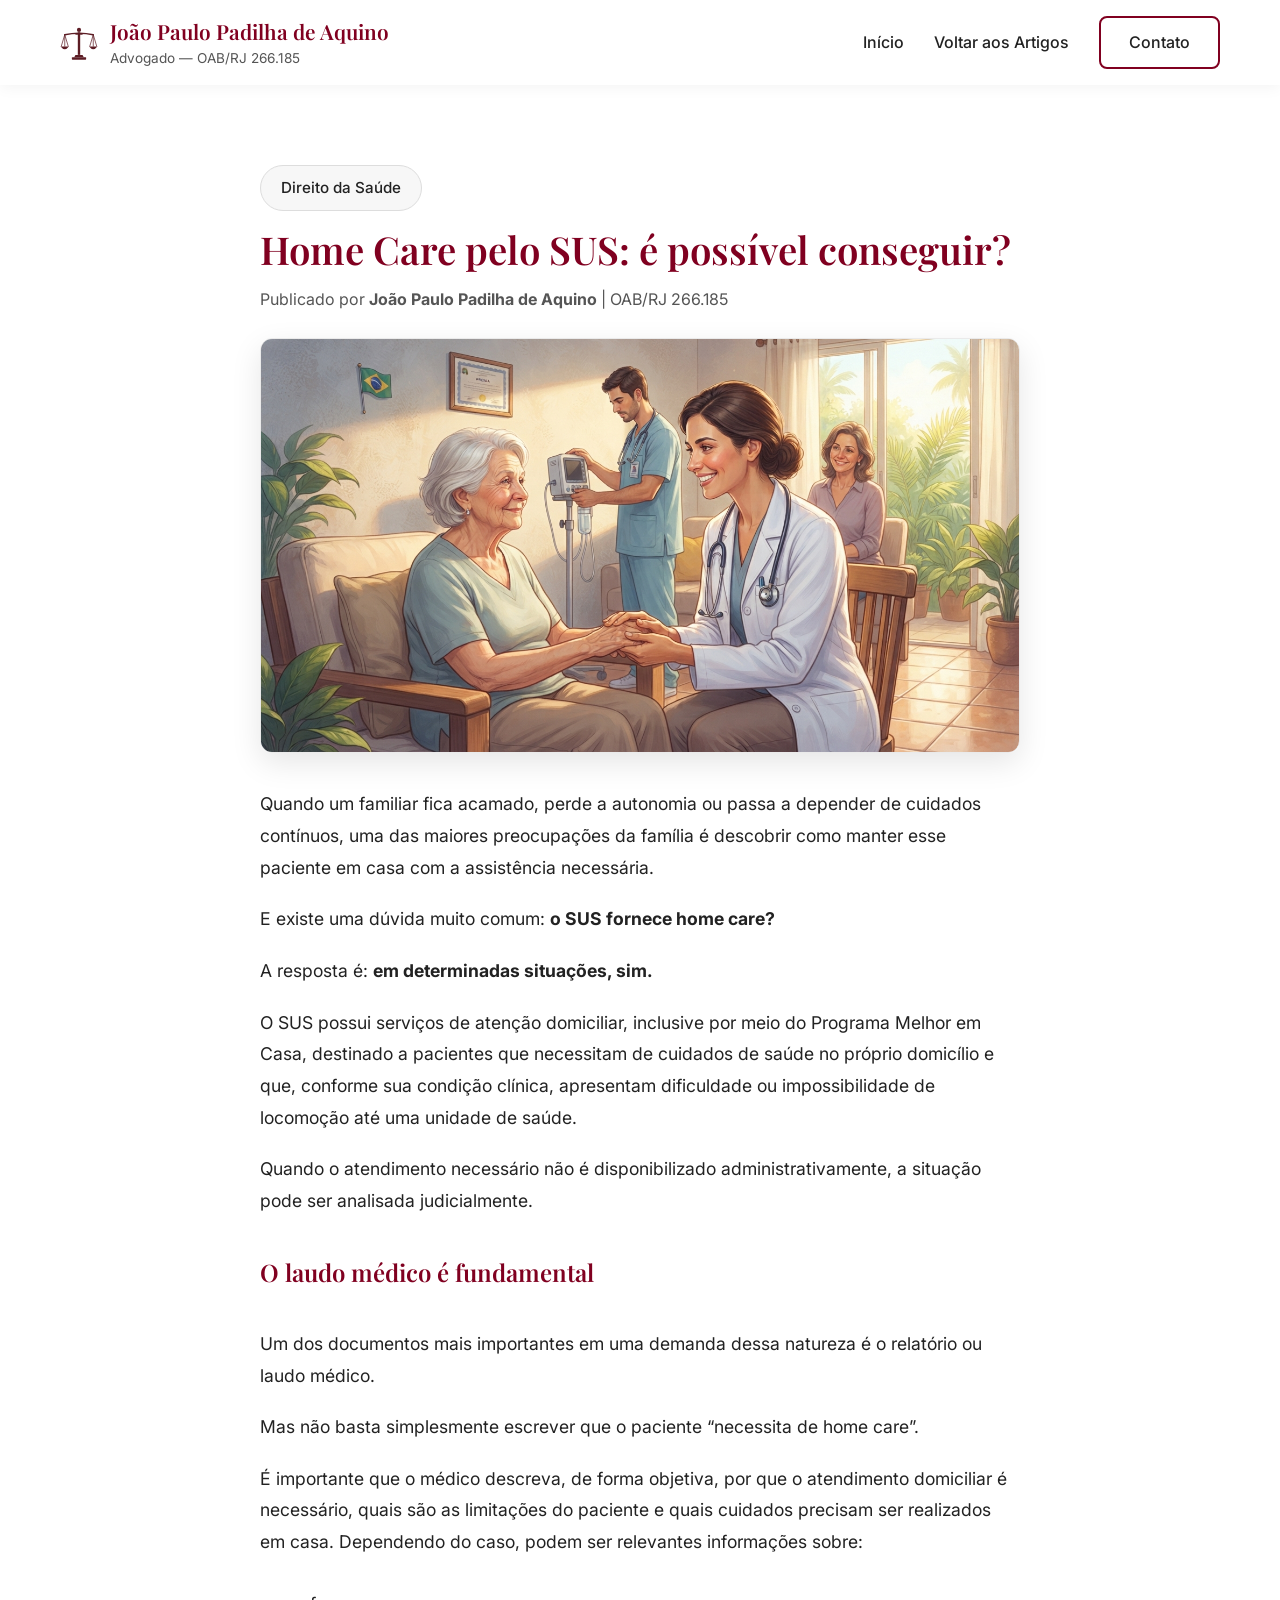
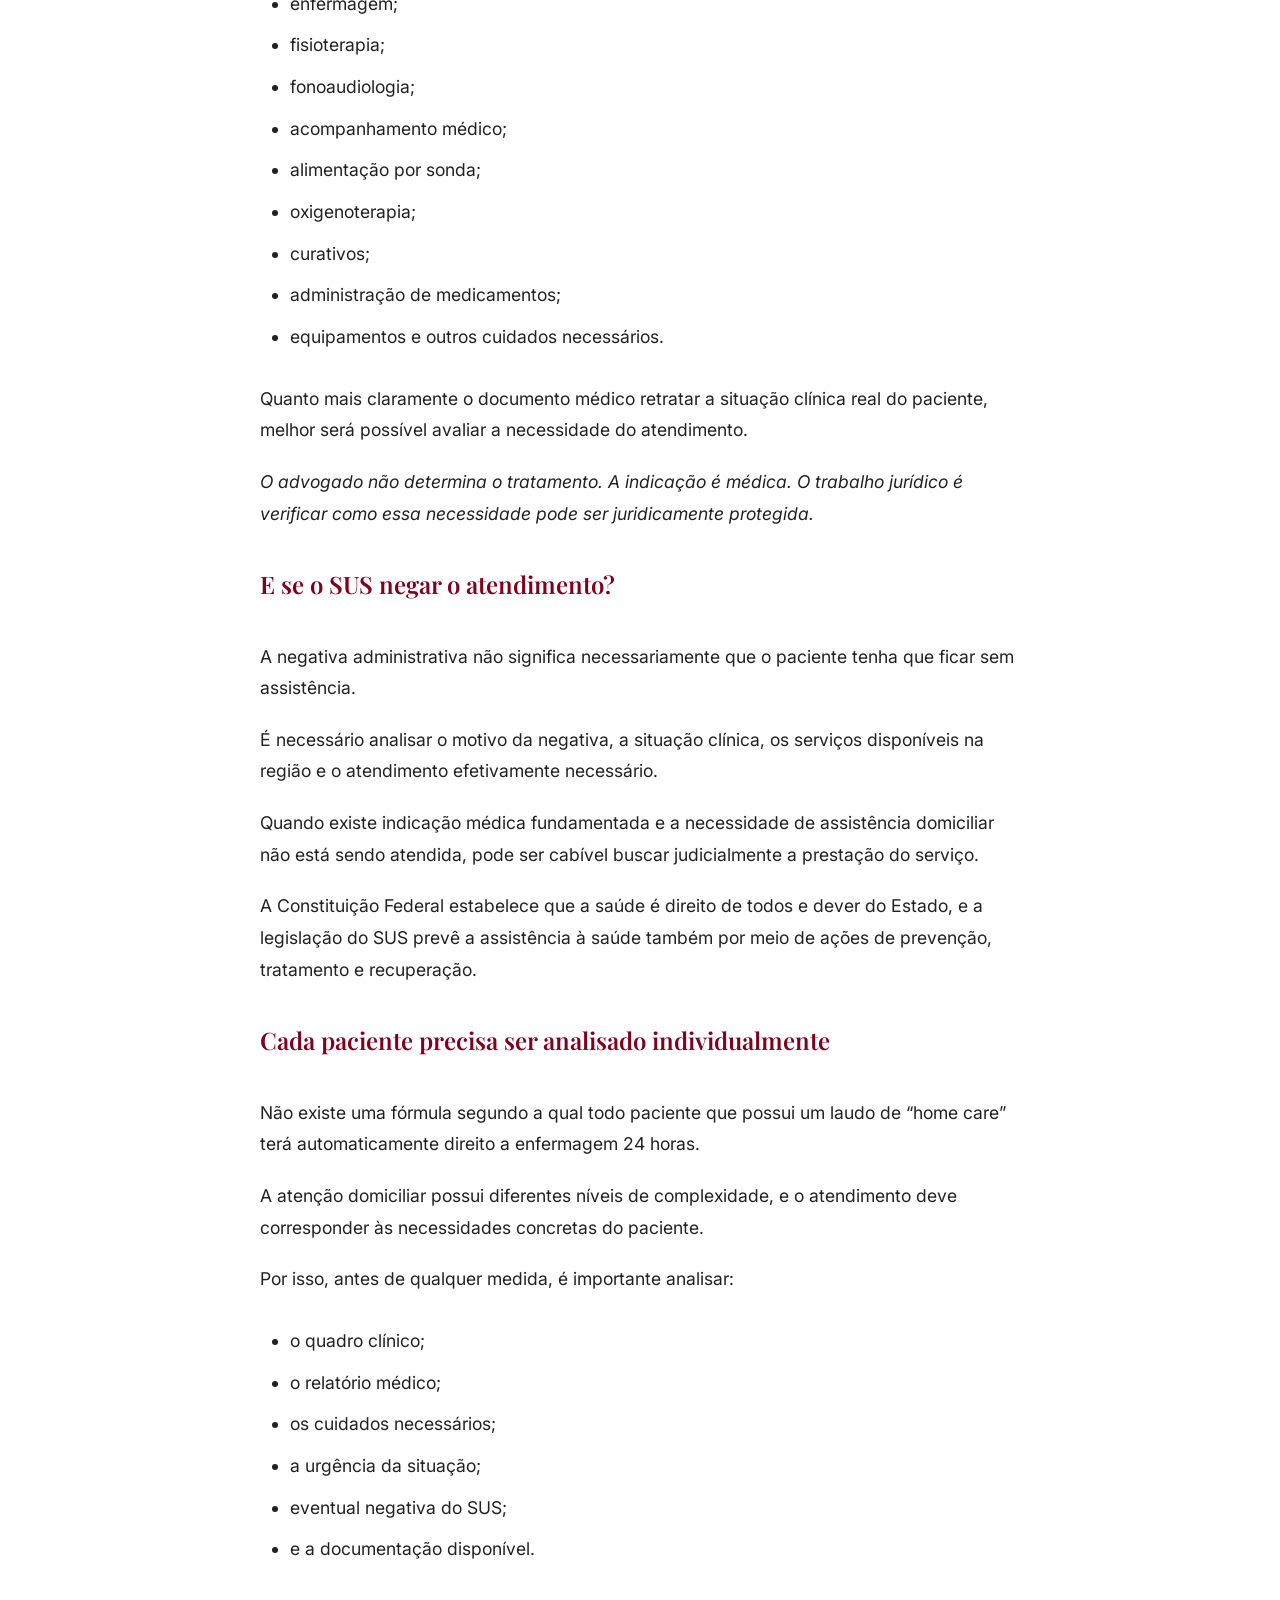
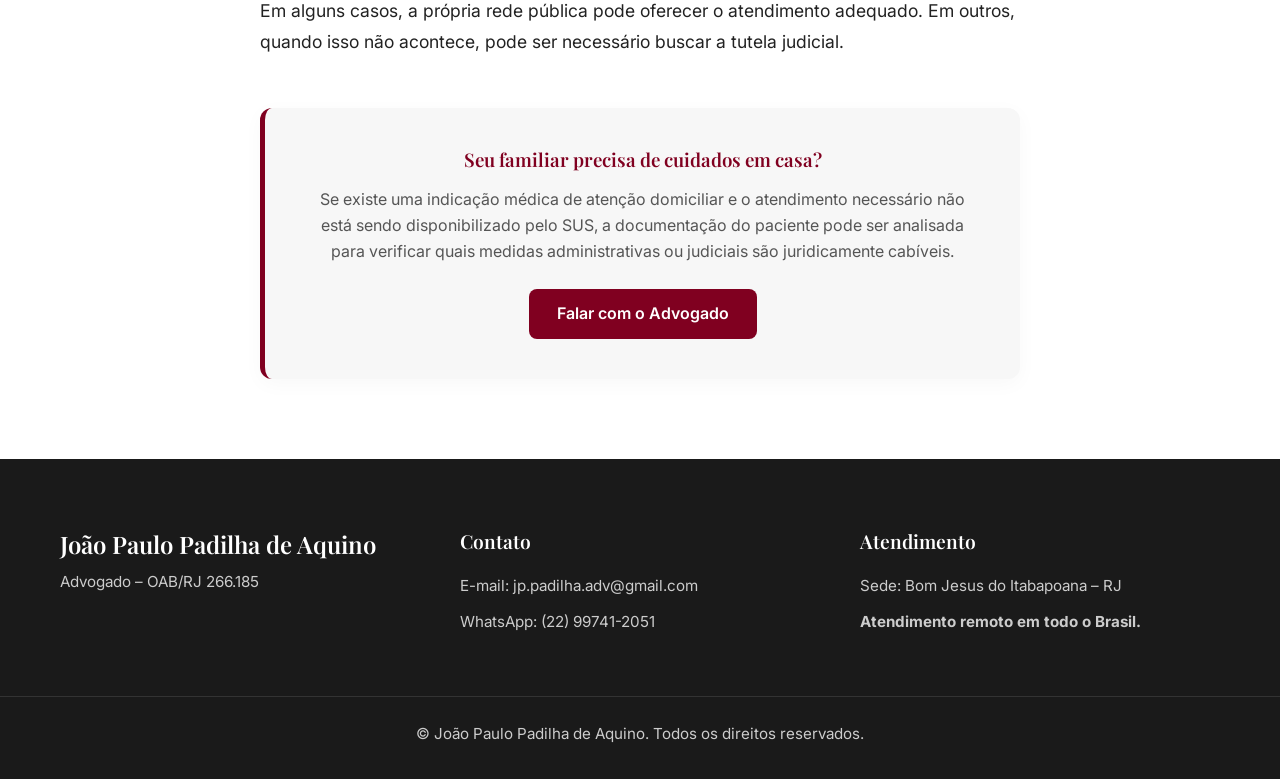
<file: artigos/artigo-home-care.html>
<!DOCTYPE html>
<html lang="pt-BR">
<head>
    <meta charset="UTF-8">
    <meta name="viewport" content="width=device-width, initial-scale=1.0">
    
    <!-- SEO do Artigo -->
    <title>Home Care pelo SUS: é possível conseguir? | João Paulo Padilha de Aquino</title>
    <meta name="description" content="Entenda como funciona a atenção domiciliar e o Home Care pelo SUS, a importância do laudo médico detalhado e quando é possível buscar o atendimento judicialmente.">
    
    <!-- Favicon -->
    <link rel="icon" type="image/svg+xml" href="../assets/logo-balanca-svg.svg">
    
    <!-- Fontes do Google -->
    <link rel="preconnect" href="https://fonts.googleapis.com">
    <link rel="preconnect" href="https://fonts.gstatic.com" crossorigin>
    <link href="https://fonts.googleapis.com/css2?family=Inter:wght@300;400;600&family=Playfair+Display:ital,wght@0,400;0,600;1,400&display=swap" rel="stylesheet">
    
    <!-- CSS Principal (Voltando um nível para a raiz) -->
    <link rel="stylesheet" href="../style.css">
</head>
<body>

    <!-- CABEÇALHO -->
    <header class="header">
        <div class="container header-content">
            <div class="brand" style="display: flex; align-items: center; gap: 12px;">
                <img src="../assets/logo-balanca-svg.svg" alt="Logotipo Balança da Justiça" width="38" height="38">
                <div style="display: flex; flex-direction: column;">
                    <span class="brand-name">João Paulo Padilha de Aquino</span>
                    <span class="brand-title">Advogado &mdash; OAB/RJ 266.185</span>
                </div>
            </div>
            
            <nav class="nav-menu">
                <ul>
                    <li><a href="../index.html#inicio">Início</a></li>
                    <li><a href="../index.html#conteudo">Voltar aos Artigos</a></li>
                    <li><a href="../index.html#fale-conosco" class="btn-outline">Contato</a></li>
                </ul>
            </nav>
        </div>
    </header>

    <!-- CONTEÚDO DO ARTIGO -->
    <main class="section">
        <div class="container" style="max-width: 800px;">
            
            <!-- Cabeçalho do Artigo -->
            <div style="margin-bottom: 25px; text-align: left;">
                <span class="tag" style="display: inline-block; margin-bottom: 15px; background-color: var(--bg-light);">Direito da Saúde</span>
                <h1 style="font-size: 2.4rem; color: var(--primary); line-height: 1.2; margin-bottom: 15px;">Home Care pelo SUS: é possível conseguir?</h1>
                <p style="color: var(--text-light); font-size: 1rem;">Publicado por <strong>João Paulo Padilha de Aquino</strong> | OAB/RJ 266.185</p>
            </div>

            <!-- Imagem em Destaque para chamar atenção -->
            <div style="margin-bottom: 35px; border-radius: 12px; overflow: hidden; box-shadow: 0 10px 30px rgba(0,0,0,0.1); border: 1px solid #eaeaea;">
                <img src="../assets/img-homecare.jpg" alt="Atendimento médico domiciliar e Home Care" style="width: 100%; height: auto; display: block;">
            </div>

            <!-- Corpo do Texto do Artigo -->
            <div style="font-size: 1.1rem; color: var(--text-dark); line-height: 1.8; display: flex; flex-direction: column; gap: 20px;">
                <p>Quando um familiar fica acamado, perde a autonomia ou passa a depender de cuidados contínuos, uma das maiores preocupações da família é descobrir como manter esse paciente em casa com a assistência necessária.</p>
                
                <p>E existe uma dúvida muito comum: <strong>o SUS fornece home care?</strong></p>

                <p>A resposta é: <strong>em determinadas situações, sim.</strong></p>

                <p>O SUS possui serviços de atenção domiciliar, inclusive por meio do Programa Melhor em Casa, destinado a pacientes que necessitam de cuidados de saúde no próprio domicílio e que, conforme sua condição clínica, apresentam dificuldade ou impossibilidade de locomoção até uma unidade de saúde.</p>

                <p>Quando o atendimento necessário não é disponibilizado administrativamente, a situação pode ser analisada judicialmente.</p>

                <h3 style="font-size: 1.5rem; color: var(--primary); margin-top: 20px; font-family: var(--font-serif);">O laudo médico é fundamental</h3>
                
                <p>Um dos documentos mais importantes em uma demanda dessa natureza é o relatório ou laudo médico.</p>
                
                <p>Mas não basta simplesmente escrever que o paciente “necessita de home care”.</p>

                <p>É importante que o médico descreva, de forma objetiva, por que o atendimento domiciliar é necessário, quais são as limitações do paciente e quais cuidados precisam ser realizados em casa. Dependendo do caso, podem ser relevantes informações sobre:</p>

                <ul style="list-style-type: disc; padding-left: 30px; display: flex; flex-direction: column; gap: 10px; margin: 10px 0;">
                    <li>enfermagem;</li>
                    <li>fisioterapia;</li>
                    <li>fonoaudiologia;</li>
                    <li>acompanhamento médico;</li>
                    <li>alimentação por sonda;</li>
                    <li>oxigenoterapia;</li>
                    <li>curativos;</li>
                    <li>administração de medicamentos;</li>
                    <li>equipamentos e outros cuidados necessários.</li>
                </ul>

                <p>Quanto mais claramente o documento médico retratar a situação clínica real do paciente, melhor será possível avaliar a necessidade do atendimento.</p>

                <p><em>O advogado não determina o tratamento. A indicação é médica. O trabalho jurídico é verificar como essa necessidade pode ser juridicamente protegida.</em></p>

                <h3 style="font-size: 1.5rem; color: var(--primary); margin-top: 20px; font-family: var(--font-serif);">E se o SUS negar o atendimento?</h3>
                
                <p>A negativa administrativa não significa necessariamente que o paciente tenha que ficar sem assistência.</p>

                <p>É necessário analisar o motivo da negativa, a situação clínica, os serviços disponíveis na região e o atendimento efetivamente necessário.</p>

                <p>Quando existe indicação médica fundamentada e a necessidade de assistência domiciliar não está sendo atendida, pode ser cabível buscar judicialmente a prestação do serviço.</p>

                <p>A Constituição Federal estabelece que a saúde é direito de todos e dever do Estado, e a legislação do SUS prevê a assistência à saúde também por meio de ações de prevenção, tratamento e recuperação.</p>

                <h3 style="font-size: 1.5rem; color: var(--primary); margin-top: 20px; font-family: var(--font-serif);">Cada paciente precisa ser analisado individualmente</h3>
                
                <p>Não existe uma fórmula segundo a qual todo paciente que possui um laudo de “home care” terá automaticamente direito a enfermagem 24 horas.</p>

                <p>A atenção domiciliar possui diferentes níveis de complexidade, e o atendimento deve corresponder às necessidades concretas do paciente.</p>

                <p>Por isso, antes de qualquer medida, é importante analisar:</p>

                <ul style="list-style-type: disc; padding-left: 30px; display: flex; flex-direction: column; gap: 10px; margin: 10px 0;">
                    <li>o quadro clínico;</li>
                    <li>o relatório médico;</li>
                    <li>os cuidados necessários;</li>
                    <li>a urgência da situação;</li>
                    <li>eventual negativa do SUS;</li>
                    <li>e a documentação disponível.</li>
                </ul>

                <p>Em alguns casos, a própria rede pública pode oferecer o atendimento adequado. Em outros, quando isso não acontece, pode ser necessário buscar a tutela judicial.</p>
            </div>

            <!-- Bloco de Chamada para Ação no Final do Artigo -->
            <div style="margin-top: 50px; padding: 40px; background-color: var(--bg-light); border-radius: 12px; text-align: center; border-left: 5px solid var(--primary); box-shadow: 0 5px 20px rgba(0,0,0,0.03);">
                <h3 style="font-family: var(--font-serif); color: var(--primary); margin-bottom: 15px;">Seu familiar precisa de cuidados em casa?</h3>
                <p style="color: var(--text-light); margin-bottom: 25px;">Se existe uma indicação médica de atenção domiciliar e o atendimento necessário não está sendo disponibilizado pelo SUS, a documentação do paciente pode ser analisada para verificar quais medidas administrativas ou judiciais são juridicamente cabíveis.</p>
                <a href="../index.html#fale-conosco" class="btn-primary">Falar com o Advogado</a>
            </div>

        </div>
    </main>

    <!-- RODAPÉ -->
    <footer class="footer">
        <div class="container footer-grid">
            <div class="footer-brand">
                <h3 class="font-serif">João Paulo Padilha de Aquino</h3>
                <p>Advogado – OAB/RJ 266.185</p>
            </div>
            <div class="footer-contact">
                <h4>Contato</h4>
                <p>E-mail: <a href="mailto:jp.padilha.adv@gmail.com">jp.padilha.adv@gmail.com</a></p>
                <p>WhatsApp: <a href="https://wa.me/5522997412051" target="_blank">(22) 99741-2051</a></p>
            </div>
            <div class="footer-location">
                <h4>Atendimento</h4>
                <p>Sede: Bom Jesus do Itabapoana – RJ</p>
                <p><strong>Atendimento remoto em todo o Brasil.</strong></p>
            </div>
        </div>
        <div class="footer-bottom">
            <p>&copy; <span id="year"></span> João Paulo Padilha de Aquino. Todos os direitos reservados.</p>
        </div>
    </footer>

    <script src="../script.js"></script>
</body>
</html>
</file>
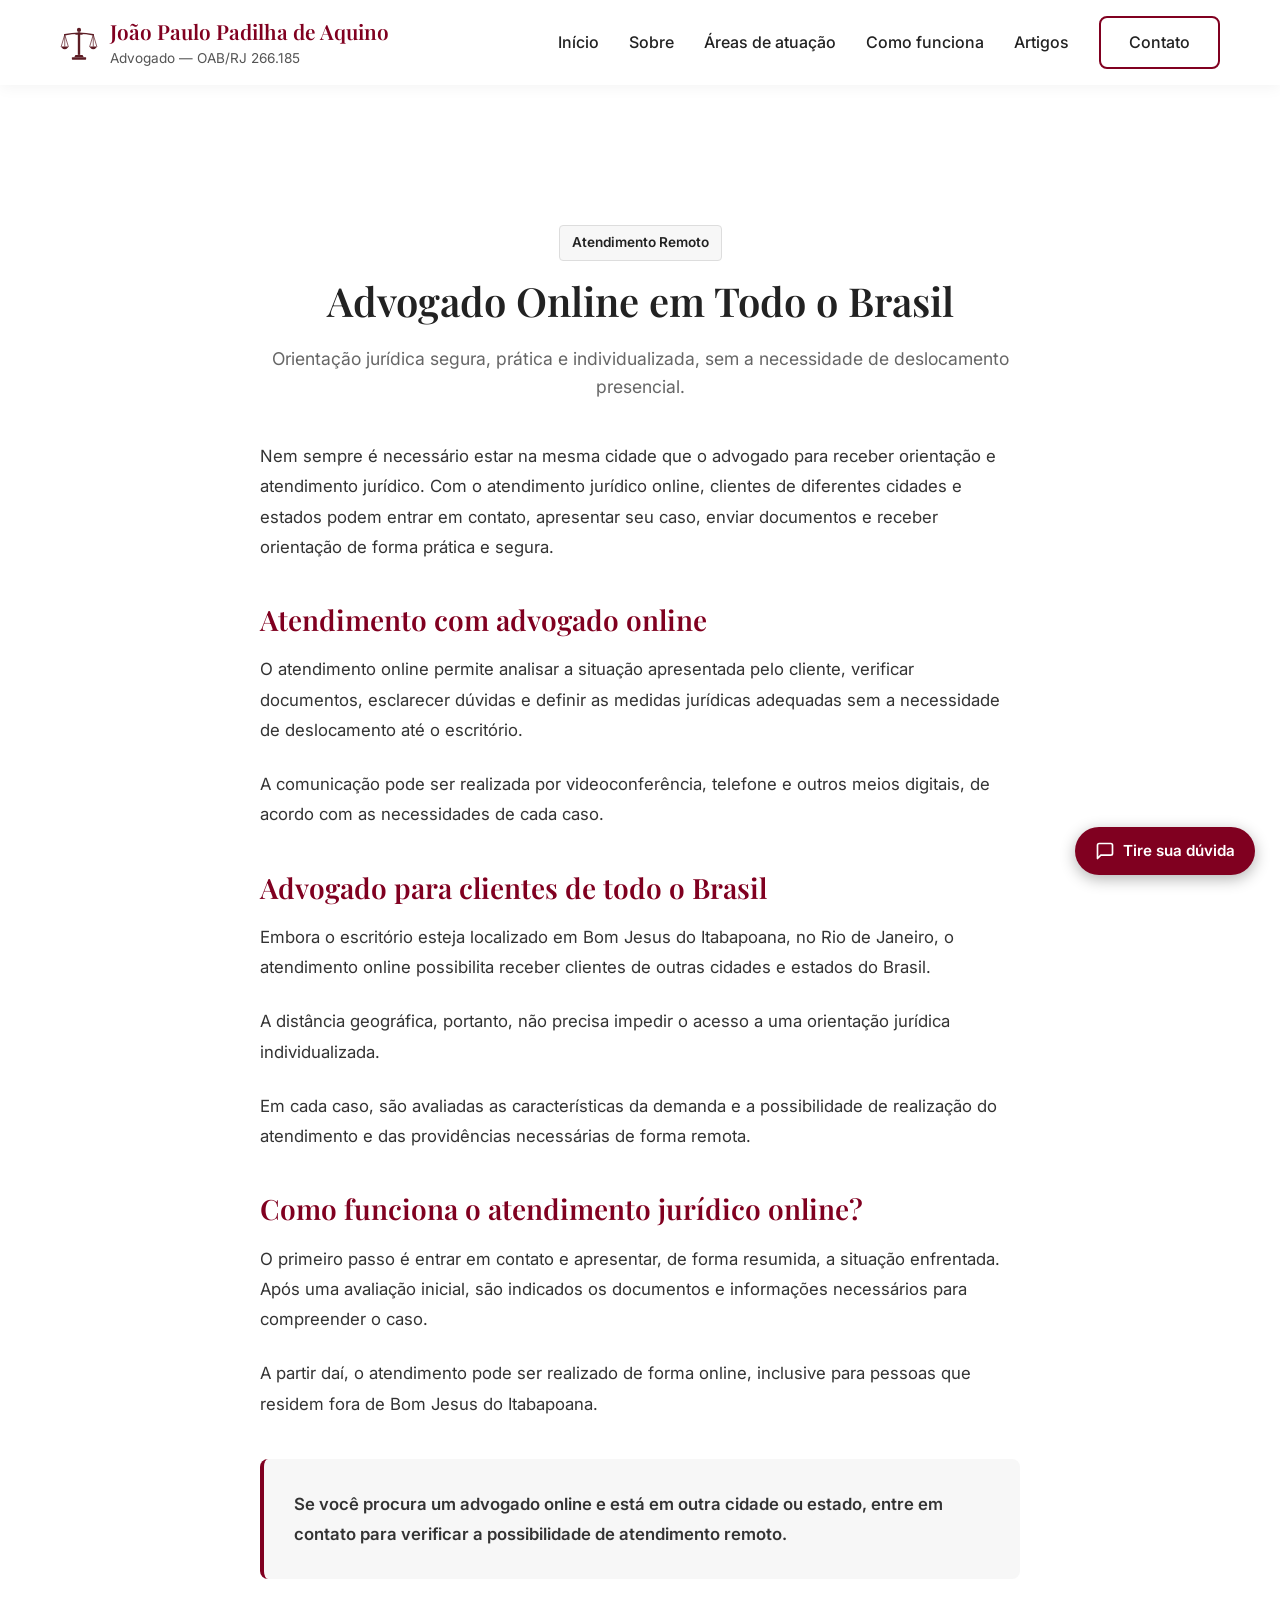
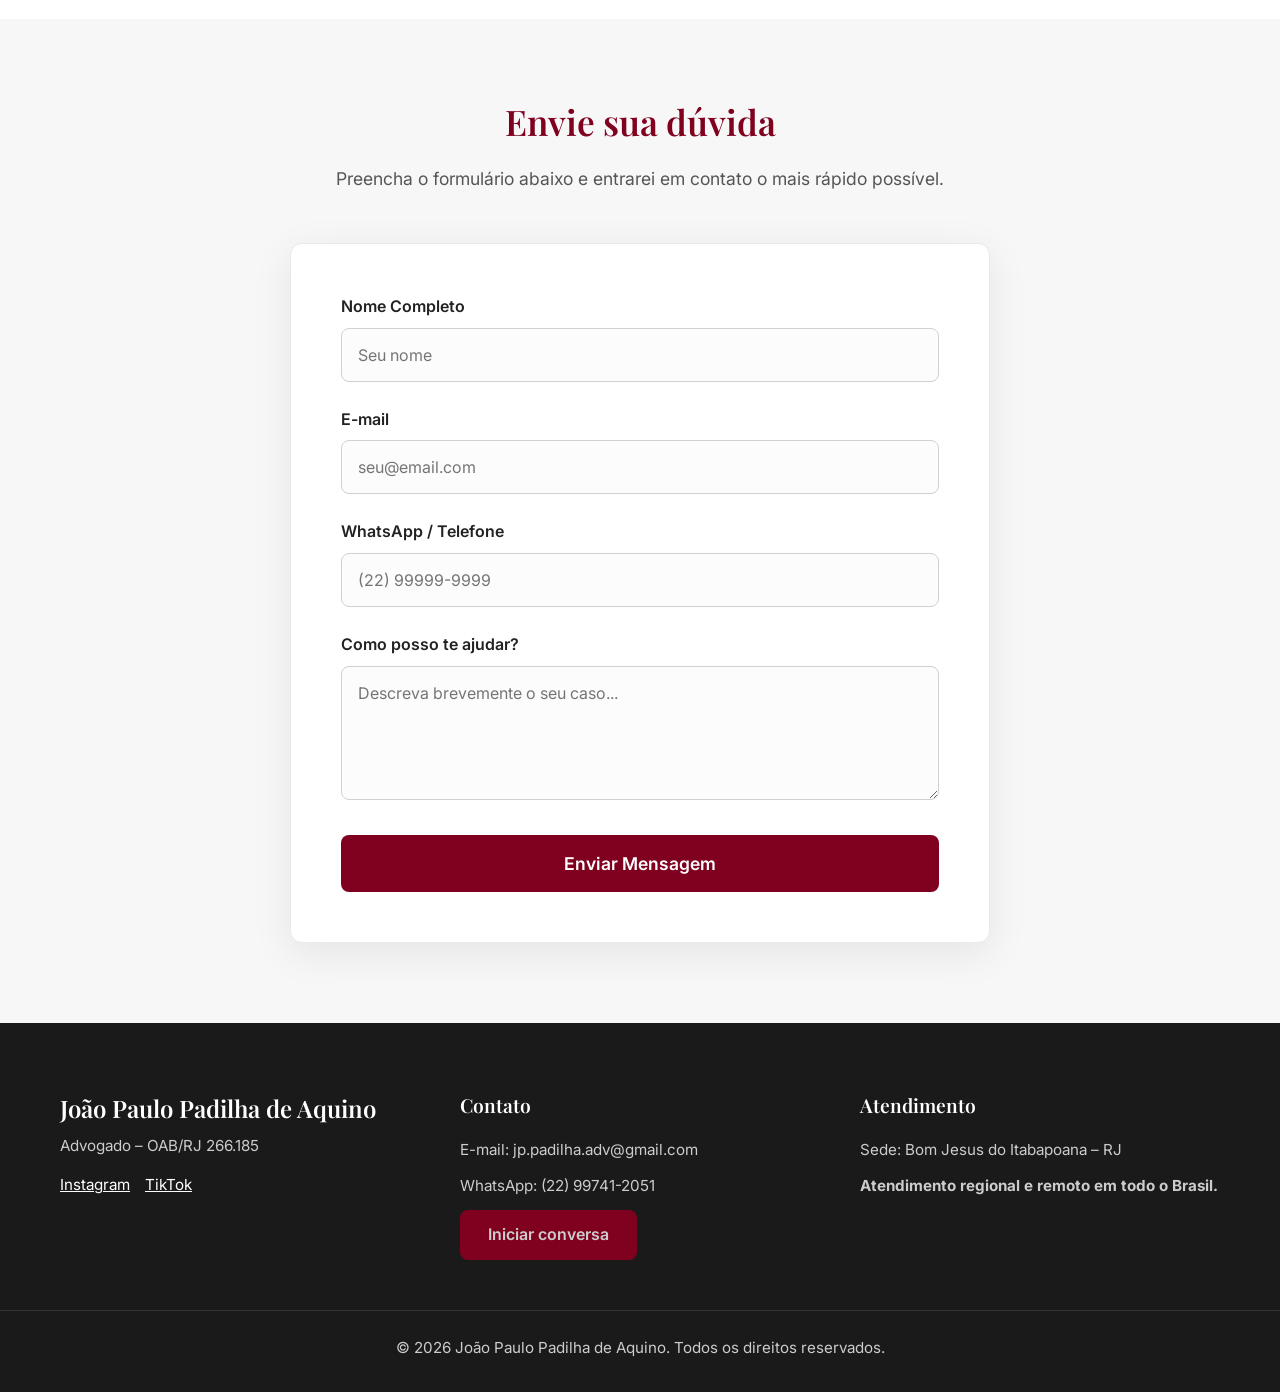
<file: artigos/atendimento.html>
<!DOCTYPE html>
<html lang="pt-BR">
<head>
    <meta charset="UTF-8">
    <meta name="viewport" content="width=device-width, initial-scale=1.0">
    
    <!-- SEO Básico & Título Otimizado -->
    <title>Advogado Online em Todo o Brasil | João Paulo Padilha de Aquino</title>
    
    <!-- Favicon -->
    <link rel="icon" type="image/svg+xml" href="../assets/logo-balanca-svg.svg">
    
    <!-- Meta Description Aprimorada -->
    <meta name="description" content="Precisa de orientação jurídica à distância? Conheça o atendimento jurídico online para todo o Brasil. Segurança, praticidade e análise individualizada com o advogado João Paulo Padilha de Aquino (OAB/RJ 266.185).">
    
    <!-- Keywords Ampliadas -->
    <meta name="keywords" content="advogado online, atendimento jurídico online, advogado para todo o Brasil, consultoria jurídica remota, advogado Bom Jesus do Itabapoana, falar com advogado online, advogado por whatsapp">

    <!-- Metatags de Geolocalização -->
    <meta name="geo.region" content="BR-RJ">
    <meta name="geo.placename" content="Bom Jesus do Itabapoana">
    
    <!-- Open Graph (Redes Sociais e WhatsApp) -->
    <meta property="og:site_name" content="João Paulo Padilha de Aquino Advogado">
    <meta property="og:title" content="Advogado Online em Todo o Brasil | João Paulo Padilha de Aquino">
    <meta property="og:description" content="Atendimento jurídico online prático, seguro e individualizado para clientes de qualquer cidade ou estado do Brasil.">
    <meta property="og:type" content="article">
    <meta property="og:url" content="https://joaopaulopadilha.adv.br/atendimento.html">
    <meta property="og:locale" content="pt_BR">
    
    <!-- Canonical -->
    <link rel="canonical" href="https://joaopaulopadilha.adv.br/atendimento.html">

    <!-- Fontes do Google -->
    <link rel="preconnect" href="https://fonts.googleapis.com">
    <link rel="preconnect" href="https://fonts.gstatic.com" crossorigin>
    <link href="https://fonts.googleapis.com/css2?family=Inter:wght@300;400;600&family=Playfair+Display:ital,wght@0,400;0,600;1,400&display=swap" rel="stylesheet">
    
    <!-- CSS (Na raiz do projeto) -->
    <link rel="stylesheet" href="../style.css">

    <!-- Schema.org para Artigo / Serviço -->
    <script type="application/ld+json">
    {
      "@context": "https://schema.org",
      "@type": "LegalService",
      "name": "João Paulo Padilha de Aquino - Advogado",
      "image": "https://joaopaulopadilha.adv.br/assets/foto-perfil.png",
      "url": "https://joaopaulopadilha.adv.br/atendimento.html",
      "telephone": "+5522997412051",
      "email": "jp.padilha.adv@gmail.com",
      "priceRange": "$$",
      "address": {
        "@type": "PostalAddress",
        "addressLocality": "Bom Jesus do Itabapoana",
        "addressRegion": "RJ",
        "addressCountry": "BR"
      },
      "areaServed": {
        "@type": "Country",
        "name": "Brasil"
      },
      "serviceType": "Atendimento Jurídico Online"
    }
    </script>
</head>
<body>

    <!-- CABEÇALHO -->
    <header class="header">
        <div class="container header-content">
            <!-- Logotipo e Nome -->
            <div class="brand" style="display: flex; align-items: center; gap: 12px;">
                <img src="../assets/logo-balanca-svg.svg" alt="Logotipo Balança da Justiça" width="38" height="38">
                <div style="display: flex; flex-direction: column;">
                    <span class="brand-name">João Paulo Padilha de Aquino</span>
                    <span class="brand-title">Advogado &mdash; OAB/RJ 266.185</span>
                </div>
            </div>
            
            <button class="menu-toggle" aria-label="Abrir menu">
                <span></span><span></span><span></span>
            </button>

            <nav class="nav-menu">
                <ul>
                    <li><a href="../index.html#inicio">Início</a></li>
                    <li><a href="../index.html#sobre">Sobre</a></li>
                    <li><a href="../index.html#atuacao">Áreas de atuação</a></li>
                    <li><a href="../index.html#como-ajudar">Como funciona</a></li>
                    <li><a href="../index.html#conteudo">Artigos</a></li>
                    <li><a href="#fale-conosco" class="btn-outline">Contato</a></li>
                </ul>
            </nav>
        </div>
    </header>

    <!-- CONTEÚDO DO ARTIGO -->
    <main>
        <article class="section" style="padding-top: 140px; padding-bottom: 40px;">
            <div class="container" style="max-width: 800px;">
                
                <!-- Cabeçalho do Artigo -->
                <div style="margin-bottom: 40px; text-align: center;">
                    <span class="tag" style="display: inline-block; margin-bottom: 16px; background-color: var(--bg-light); padding: 6px 12px; border-radius: 4px; font-size: 0.85rem; font-weight: 600;">Atendimento Remoto</span>
                    <h1 class="font-serif" style="font-size: 2.5rem; line-height: 1.2; margin-bottom: 20px;">Advogado Online em Todo o Brasil</h1>
                    <p style="color: #666; font-size: 1.1rem;">Orientação jurídica segura, prática e individualizada, sem a necessidade de deslocamento presencial.</p>
                </div>

                <!-- Corpo do Texto -->
                <div class="article-body" style="font-size: 1.05rem; line-height: 1.8; color: #333;">
                    <p style="margin-bottom: 24px;">Nem sempre é necessário estar na mesma cidade que o advogado para receber orientação e atendimento jurídico. Com o atendimento jurídico online, clientes de diferentes cidades e estados podem entrar em contato, apresentar seu caso, enviar documentos e receber orientação de forma prática e segura.</p>

                    <h2 class="font-serif" style="font-size: 1.75rem; margin-top: 40px; margin-bottom: 16px; color: var(--primary);">Atendimento com advogado online</h2>
                    <p style="margin-bottom: 24px;">O atendimento online permite analisar a situação apresentada pelo cliente, verificar documentos, esclarecer dúvidas e definir as medidas jurídicas adequadas sem a necessidade de deslocamento até o escritório.</p>
                    <p style="margin-bottom: 24px;">A comunicação pode ser realizada por videoconferência, telefone e outros meios digitais, de acordo com as necessidades de cada caso.</p>

                    <h2 class="font-serif" style="font-size: 1.75rem; margin-top: 40px; margin-bottom: 16px; color: var(--primary);">Advogado para clientes de todo o Brasil</h2>
                    <p style="margin-bottom: 24px;">Embora o escritório esteja localizado em Bom Jesus do Itabapoana, no Rio de Janeiro, o atendimento online possibilita receber clientes de outras cidades e estados do Brasil.</p>
                    <p style="margin-bottom: 24px;">A distância geográfica, portanto, não precisa impedir o acesso a uma orientação jurídica individualizada.</p>
                    <p style="margin-bottom: 24px;">Em cada caso, são avaliadas as características da demanda e a possibilidade de realização do atendimento e das providências necessárias de forma remota.</p>

                    <h2 class="font-serif" style="font-size: 1.75rem; margin-top: 40px; margin-bottom: 16px; color: var(--primary);">Como funciona o atendimento jurídico online?</h2>
                    <p style="margin-bottom: 24px;">O primeiro passo é entrar em contato e apresentar, de forma resumida, a situação enfrentada. Após uma avaliação inicial, são indicados os documentos e informações necessários para compreender o caso.</p>
                    <p style="margin-bottom: 24px;">A partir daí, o atendimento pode ser realizado de forma online, inclusive para pessoas que residem fora de Bom Jesus do Itabapoana.</p>
                    
                    <div style="background-color: var(--bg-light); padding: 30px; border-radius: 8px; margin-top: 40px; border-left: 4px solid var(--primary);">
                        <p style="margin: 0; font-weight: 600;">Se você procura um advogado online e está em outra cidade ou estado, entre em contato para verificar a possibilidade de atendimento remoto.</p>
                    </div>
                </div>

            </div>
        </article>

        <!-- FORMULÁRIO DE CONTATO (Utilizando as classes padrão do style.css) -->
        <section id="fale-conosco" class="section bg-light">
            <div class="container">
                <div class="section-header">
                    <h2>Envie sua dúvida</h2>
                    <p>Preencha o formulário abaixo e entrarei em contato o mais rápido possível.</p>
                </div>
                
                <div class="form-container">
                    <form action="https://formsubmit.co/jp.padilha.adv@gmail.com" method="POST" class="contact-form">
                        
                        <input type="hidden" name="_captcha" value="false">
                        <input type="hidden" name="_next" value="https://joaopaulopadilha.adv.br/artigos/atendimento.html">
                        <input type="hidden" name="_subject" value="Novo contato pelo artigo de Atendimento Online!">
                        
                        <div class="form-group">
                            <label for="nome">Nome Completo</label>
                            <input type="text" id="nome" name="Nome" placeholder="Seu nome" required>
                        </div>

                        <div class="form-group">
                            <label for="email">E-mail</label>
                            <input type="email" id="email" name="Email" placeholder="seu@email.com" required>
                        </div>

                        <div class="form-group">
                            <label for="telefone">WhatsApp / Telefone</label>
                            <input type="tel" id="telefone" name="Telefone" placeholder="(22) 99999-9999" required>
                        </div>

                        <div class="form-group">
                            <label for="mensagem">Como posso te ajudar?</label>
                            <textarea id="mensagem" name="Mensagem" rows="5" placeholder="Descreva brevemente o seu caso..." required></textarea>
                        </div>

                        <button type="submit" class="btn-primary" style="width: 100%; text-align: center; justify-content: center;">Enviar Mensagem</button>
                    </form>
                </div>
            </div>
        </section>
    </main>

    <!-- FOOTER / CONTATO -->
    <footer id="contato" class="footer">
        <div class="container footer-grid">
            <div class="footer-brand">
                <h3 class="font-serif">João Paulo Padilha de Aquino</h3>
                <p>Advogado – OAB/RJ 266.185</p>
                <div style="display: flex; gap: 15px; margin-top: 15px;">
                    <a href="https://www.instagram.com/jp.padilha.advogado/" target="_blank" style="color: inherit; text-decoration: underline; font-size: 0.95rem;">Instagram</a>
                    <a href="https://www.tiktok.com/@drjppadilha" target="_blank" style="color: inherit; text-decoration: underline; font-size: 0.95rem;">TikTok</a>
                </div>
            </div>
            <div class="footer-contact">
                <h4>Contato</h4>
                <p>E-mail: <a href="mailto:jp.padilha.adv@gmail.com">jp.padilha.adv@gmail.com</a></p>
                <p>WhatsApp: <a href="https://wa.me/5522997412051" target="_blank">(22) 99741-2051</a></p>
                <a href="https://wa.me/5522997412051" target="_blank" class="btn-primary mt-2">Iniciar conversa</a>
            </div>
            <div class="footer-location">
                <h4>Atendimento</h4>
                <p>Sede: Bom Jesus do Itabapoana – RJ</p>
                <p><strong>Atendimento regional e remoto em todo o Brasil.</strong></p>
            </div>
        </div>
        <div class="footer-bottom">
            <p>&copy; <span id="year"></span> João Paulo Padilha de Aquino. Todos os direitos reservados.</p>
        </div>
    </footer>

    <!-- BOTÃO FLUTUANTE "Tire sua dúvida" -->
    <a href="#fale-conosco" aria-label="Tire sua dúvida" style="position: fixed; bottom: 25px; right: 25px; background-color: var(--primary); color: white; padding: 12px 20px; border-radius: 50px; display: flex; align-items: center; gap: 8px; font-family: 'Inter', sans-serif; font-size: 0.95rem; font-weight: 600; box-shadow: 0 4px 15px rgba(0,0,0,0.3); z-index: 9999; text-decoration: none; transition: transform 0.3s ease;">
        <svg viewBox="0 0 24 24" width="20" height="20" fill="none" stroke="currentColor" stroke-width="2" stroke-linecap="round" stroke-linejoin="round">
            <path d="M21 15a2 2 0 0 1-2 2H7l-4 4V5a2 2 0 0 1 2-2h14a2 2 0 0 1 2 2z"></path>
        </svg>
        <span>Tire sua dúvida</span>
    </a>

    <!-- Arquivo JavaScript -->
    <script src="../script.js"></script>
</body>
</html>
</file>
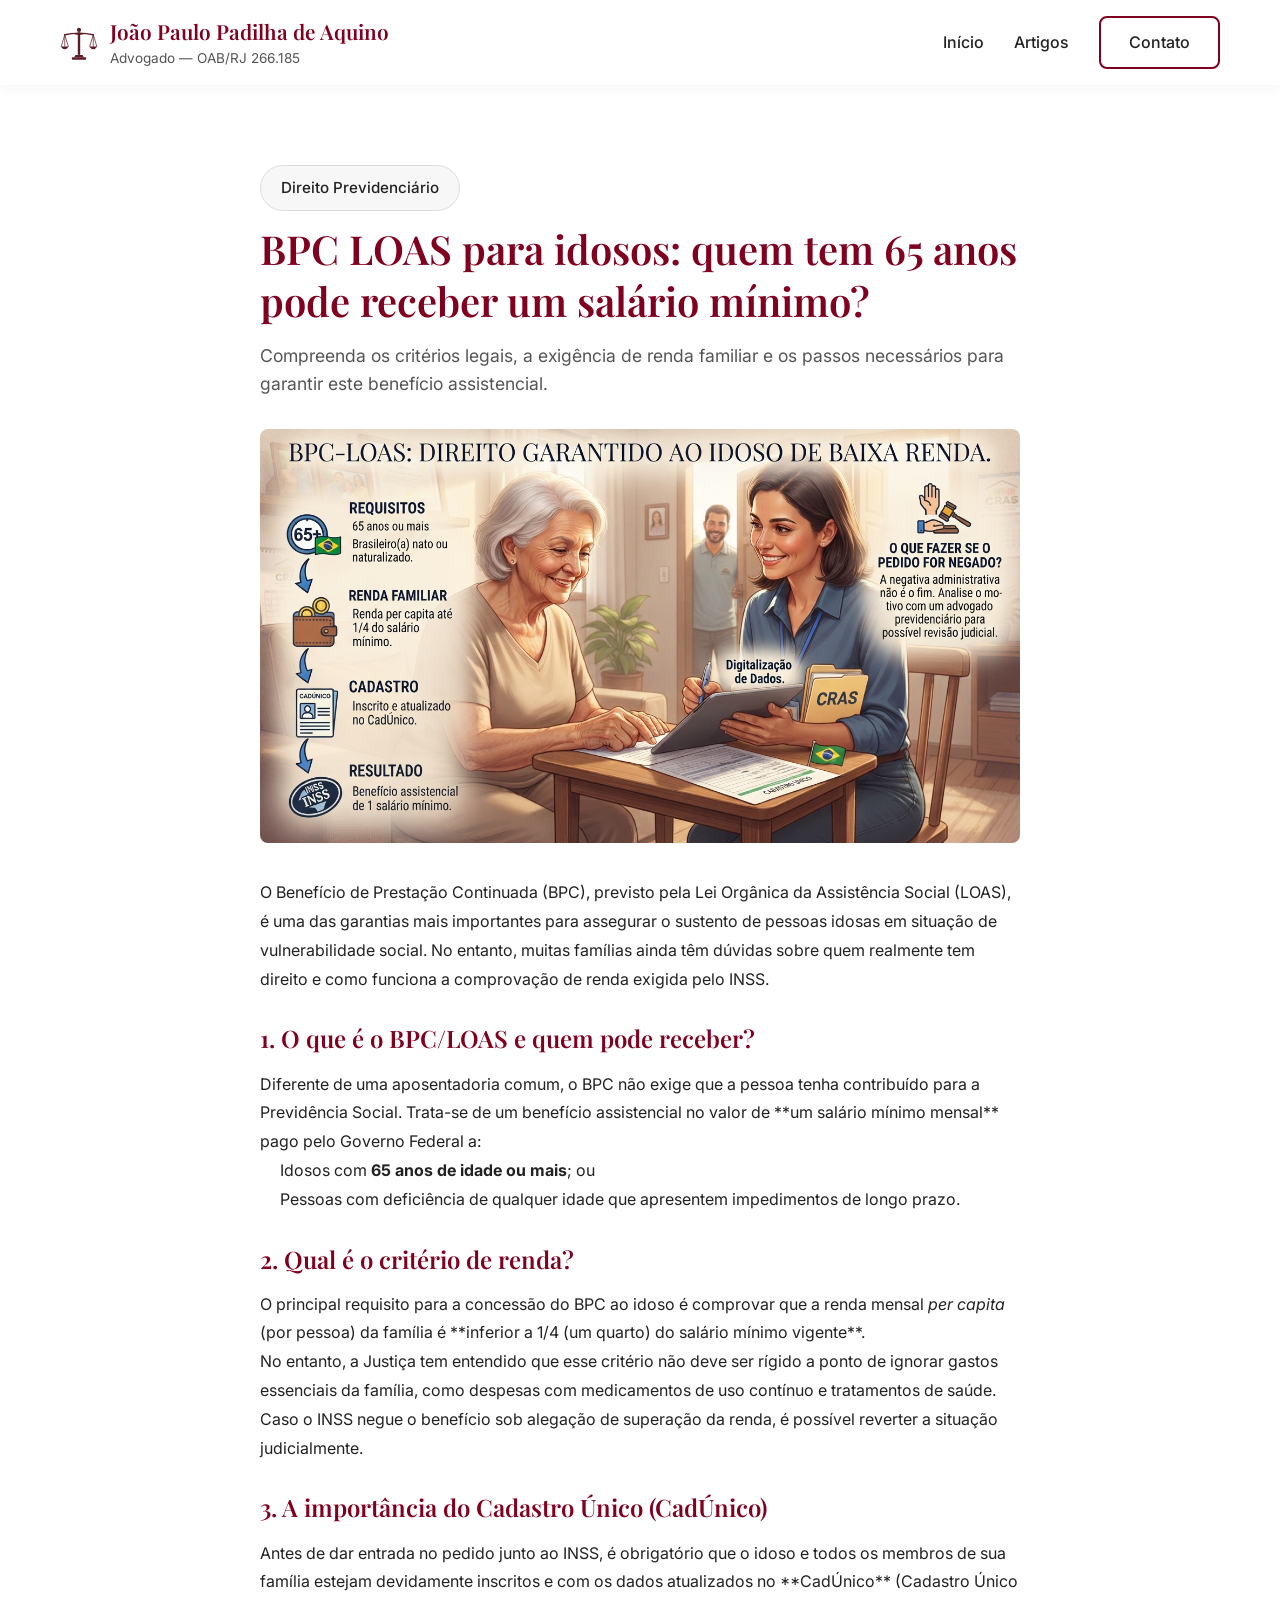
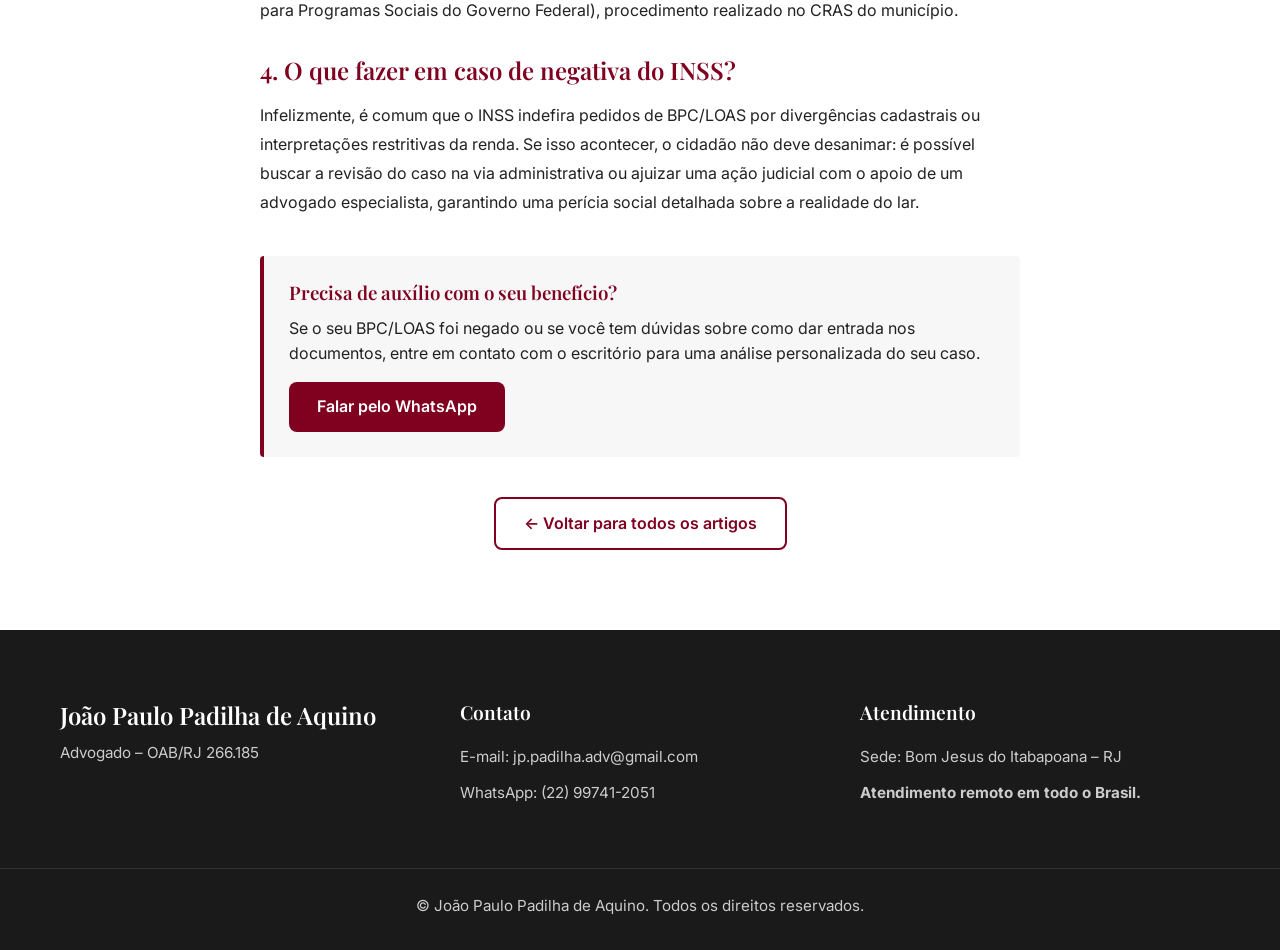
<file: artigos/bpc-loas-idosos.html>
<!DOCTYPE html>
<html lang="pt-BR">
<head>
    <meta charset="UTF-8">
    <meta name="viewport" content="width=device-width, initial-scale=1.0">
    
    <!-- SEO -->
    <title>BPC LOAS para idosos: quem tem 65 anos pode receber um salário mínimo? | João Paulo Padilha de Aquino</title>
    <meta name="description" content="Entenda os requisitos do BPC/LOAS para idosos com 65 anos ou mais, o critério de renda, a importância do CadÚnico e o que fazer em caso de negativa do INSS.">
    
    <!-- Favicon -->
    <link rel="icon" type="image/svg+xml" href="../assets/logo-balanca-svg.svg">
    
    <!-- Fontes do Google -->
    <link rel="preconnect" href="https://fonts.googleapis.com">
    <link rel="preconnect" href="https://fonts.gstatic.com" crossorigin>
    <link href="https://fonts.googleapis.com/css2?family=Inter:wght@300;400;600&family=Playfair+Display:ital,wght@0,400;0,600;1,400&display=swap" rel="stylesheet">
    
    <!-- CSS Principal -->
    <link rel="stylesheet" href="../style.css">
</head>
<body>

    <!-- CABEÇALHO -->
    <header class="header">
        <div class="container header-content">
            <div class="brand" style="display: flex; align-items: center; gap: 12px;">
                <img src="../assets/logo-balanca-svg.svg" alt="Logotipo Balança da Justiça" width="38" height="38">
                <div style="display: flex; flex-direction: column;">
                    <span class="brand-name">João Paulo Padilha de Aquino</span>
                    <span class="brand-title">Advogado &mdash; OAB/RJ 266.185</span>
                </div>
            </div>
            
            <nav class="nav-menu">
                <ul>
                    <li><a href="../index.html#inicio">Início</a></li>
                    <li><a href="todos-os-artigos.html">Artigos</a></li>
                    <li><a href="../index.html#fale-conosco" class="btn-outline">Contato</a></li>
                </ul>
            </nav>
        </div>
    </header>

    <!-- CONTEÚDO DO ARTIGO -->
    <main class="section">
        <div class="container" style="max-width: 800px;">
            <article class="article-content">
                <header style="margin-bottom: 30px;">
                    <span class="tag" style="display: inline-block; margin-bottom: 12px; background-color: var(--bg-light);">Direito Previdenciário</span>
                    <h1 style="font-size: 2.5rem; color: var(--primary); margin-bottom: 15px; font-family: 'Playfair Display', serif;">BPC LOAS para idosos: quem tem 65 anos pode receber um salário mínimo?</h1>
                    <p style="color: var(--text-light); font-size: 1.1rem;">Compreenda os critérios legais, a exigência de renda familiar e os passos necessários para garantir este benefício assistencial.</p>
                </header>

                <!-- Imagem ilustrativa com o caminho correto -->
                <div style="margin-bottom: 35px; text-align: center;">
                    <img src="../assets/img-bpcidoso.jpg" alt="Idoso analisando documentos" style="width: 100%; max-height: 450px; object-fit: cover; border-radius: 8px;">
                </div>

                <div class="article-body" style="line-height: 1.8; color: var(--text);">
                    <p>O Benefício de Prestação Continuada (BPC), previsto pela Lei Orgânica da Assistência Social (LOAS), é uma das garantias mais importantes para assegurar o sustento de pessoas idosas em situação de vulnerabilidade social. No entanto, muitas famílias ainda têm dúvidas sobre quem realmente tem direito e como funciona a comprovação de renda exigida pelo INSS.</p>

                    <h2 style="color: var(--primary); margin-top: 30px; margin-bottom: 15px; font-family: 'Playfair Display', serif;">1. O que é o BPC/LOAS e quem pode receber?</h2>
                    <p>Diferente de uma aposentadoria comum, o BPC não exige que a pessoa tenha contribuído para a Previdência Social. Trata-se de um benefício assistencial no valor de **um salário mínimo mensal** pago pelo Governo Federal a:</p>
                    <ul style="margin-left: 20px; margin-bottom: 20px;">
                        <li>Idosos com <strong>65 anos de idade ou mais</strong>; ou</li>
                        <li>Pessoas com deficiência de qualquer idade que apresentem impedimentos de longo prazo.</li>
                    </ul>

                    <h2 style="color: var(--primary); margin-top: 30px; margin-bottom: 15px; font-family: 'Playfair Display', serif;">2. Qual é o critério de renda?</h2>
                    <p>O principal requisito para a concessão do BPC ao idoso é comprovar que a renda mensal <em>per capita</em> (por pessoa) da família é **inferior a 1/4 (um quarto) do salário mínimo vigente**.</p>
                    <p>No entanto, a Justiça tem entendido que esse critério não deve ser rígido a ponto de ignorar gastos essenciais da família, como despesas com medicamentos de uso contínuo e tratamentos de saúde. Caso o INSS negue o benefício sob alegação de superação da renda, é possível reverter a situação judicialmente.</p>

                    <h2 style="color: var(--primary); margin-top: 30px; margin-bottom: 15px; font-family: 'Playfair Display', serif;">3. A importância do Cadastro Único (CadÚnico)</h2>
                    <p>Antes de dar entrada no pedido junto ao INSS, é obrigatório que o idoso e todos os membros de sua família estejam devidamente inscritos e com os dados atualizados no **CadÚnico** (Cadastro Único para Programas Sociais do Governo Federal), procedimento realizado no CRAS do município.</p>

                    <h2 style="color: var(--primary); margin-top: 30px; margin-bottom: 15px; font-family: 'Playfair Display', serif;">4. O que fazer em caso de negativa do INSS?</h2>
                    <p>Infelizmente, é comum que o INSS indefira pedidos de BPC/LOAS por divergências cadastrais ou interpretações restritivas da renda. Se isso acontecer, o cidadão não deve desanimar: é possível buscar a revisão do caso na via administrativa ou ajuizar uma ação judicial com o apoio de um advogado especialista, garantindo uma perícia social detalhada sobre a realidade do lar.</p>
                </div>

                <div style="margin-top: 40px; padding: 25px; background-color: var(--bg-light); border-left: 4px solid var(--primary); border-radius: 4px;">
                    <h3 style="color: var(--primary); margin-bottom: 10px;">Precisa de auxílio com o seu benefício?</h3>
                    <p style="margin-bottom: 15px;">Se o seu BPC/LOAS foi negado ou se você tem dúvidas sobre como dar entrada nos documentos, entre em contato com o escritório para uma análise personalizada do seu caso.</p>
                    <a href="https://wa.me/5522997412051" target="_blank" class="btn-primary" style="display: inline-block;">Falar pelo WhatsApp</a>
                </div>

                <div style="margin-top: 40px; text-align: center;">
                    <a href="todos-os-artigos.html" class="btn-outline">&larr; Voltar para todos os artigos</a>
                </div>
            </article>
        </div>
    </main>

    <!-- RODAPÉ -->
    <footer class="footer">
        <div class="container footer-grid">
            <div class="footer-brand">
                <h3 class="font-serif">João Paulo Padilha de Aquino</h3>
                <p>Advogado – OAB/RJ 266.185</p>
            </div>
            <div class="footer-contact">
                <h4>Contato</h4>
                <p>E-mail: <a href="mailto:jp.padilha.adv@gmail.com">jp.padilha.adv@gmail.com</a></p>
                <p>WhatsApp: <a href="https://wa.me/5522997412051" target="_blank">(22) 99741-2051</a></p>
            </div>
            <div class="footer-location">
                <h4>Atendimento</h4>
                <p>Sede: Bom Jesus do Itabapoana – RJ</p>
                <p><strong>Atendimento remoto em todo o Brasil.</strong></p>
            </div>
        </div>
        <div class="footer-bottom">
            <p>&copy; <span id="year"></span> João Paulo Padilha de Aquino. Todos os direitos reservados.</p>
        </div>
    </footer>

    <script src="../script.js"></script>
</body>
</html>
</file>
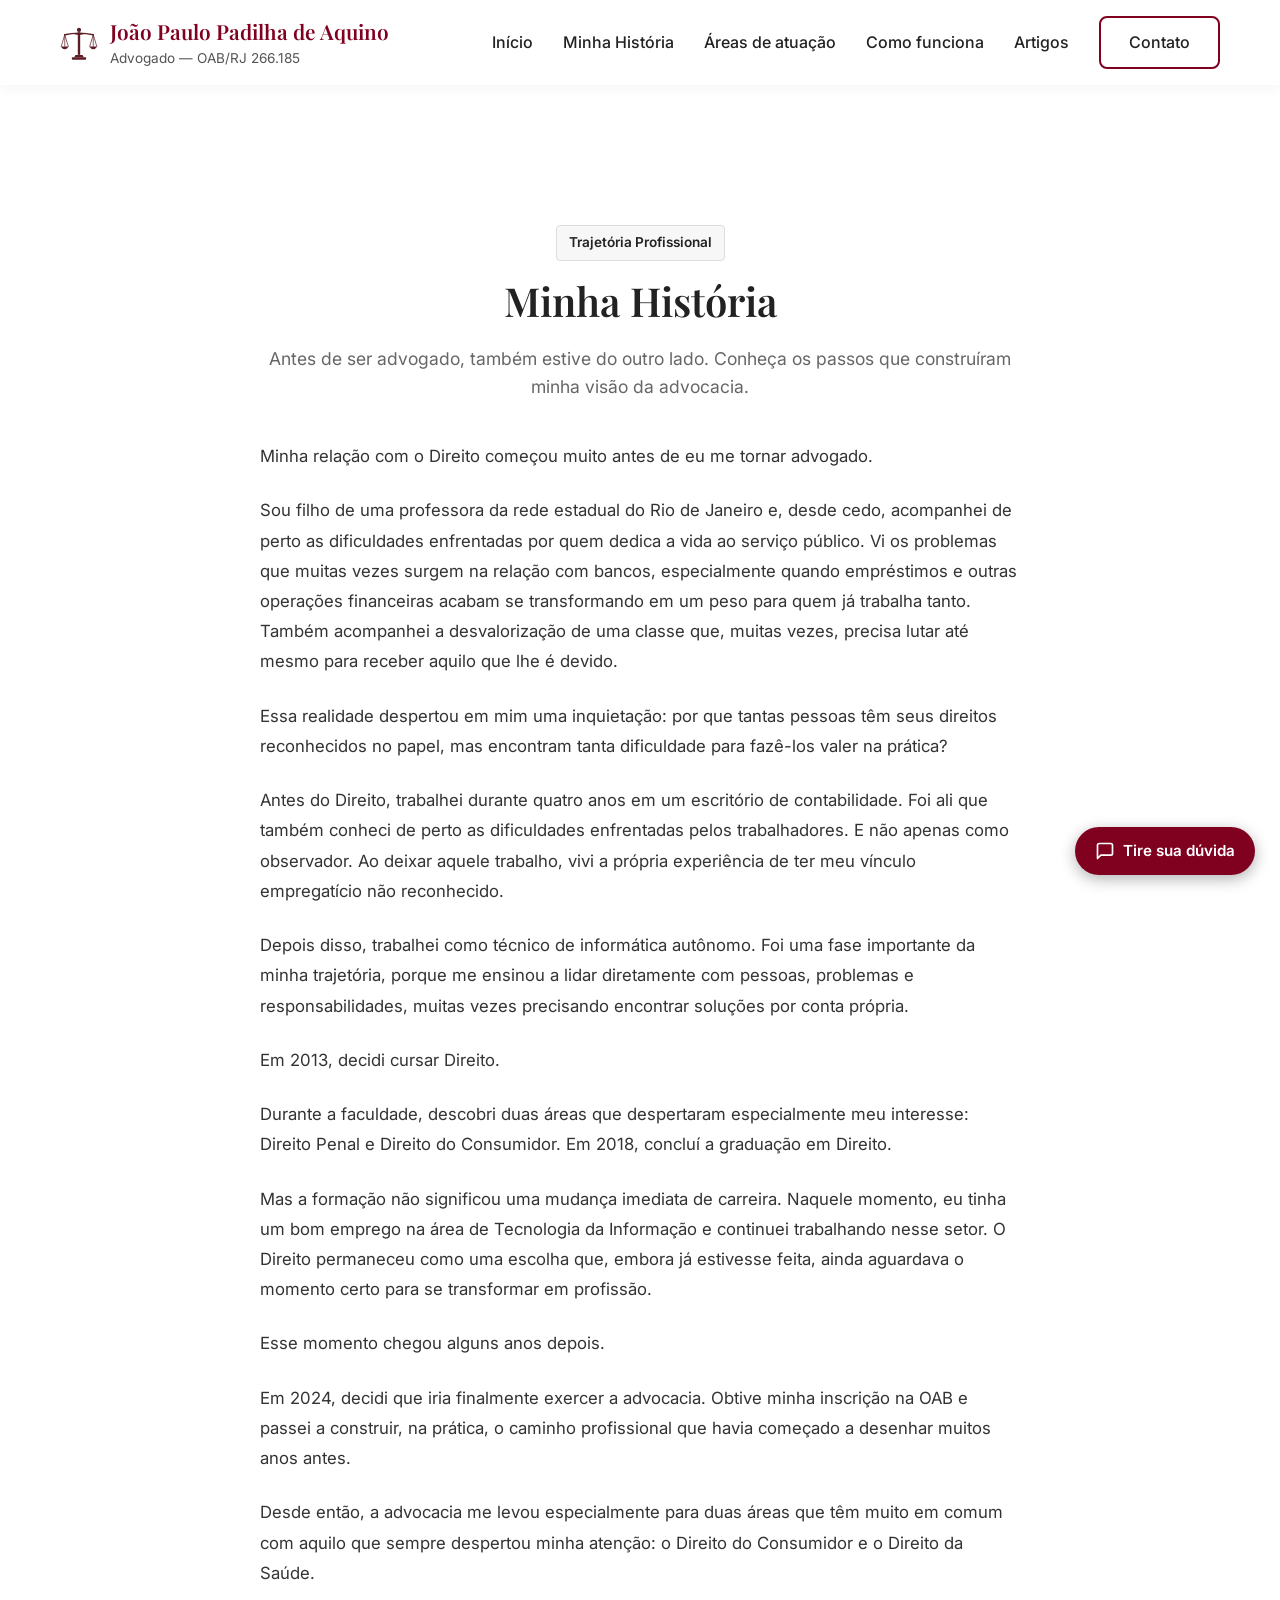
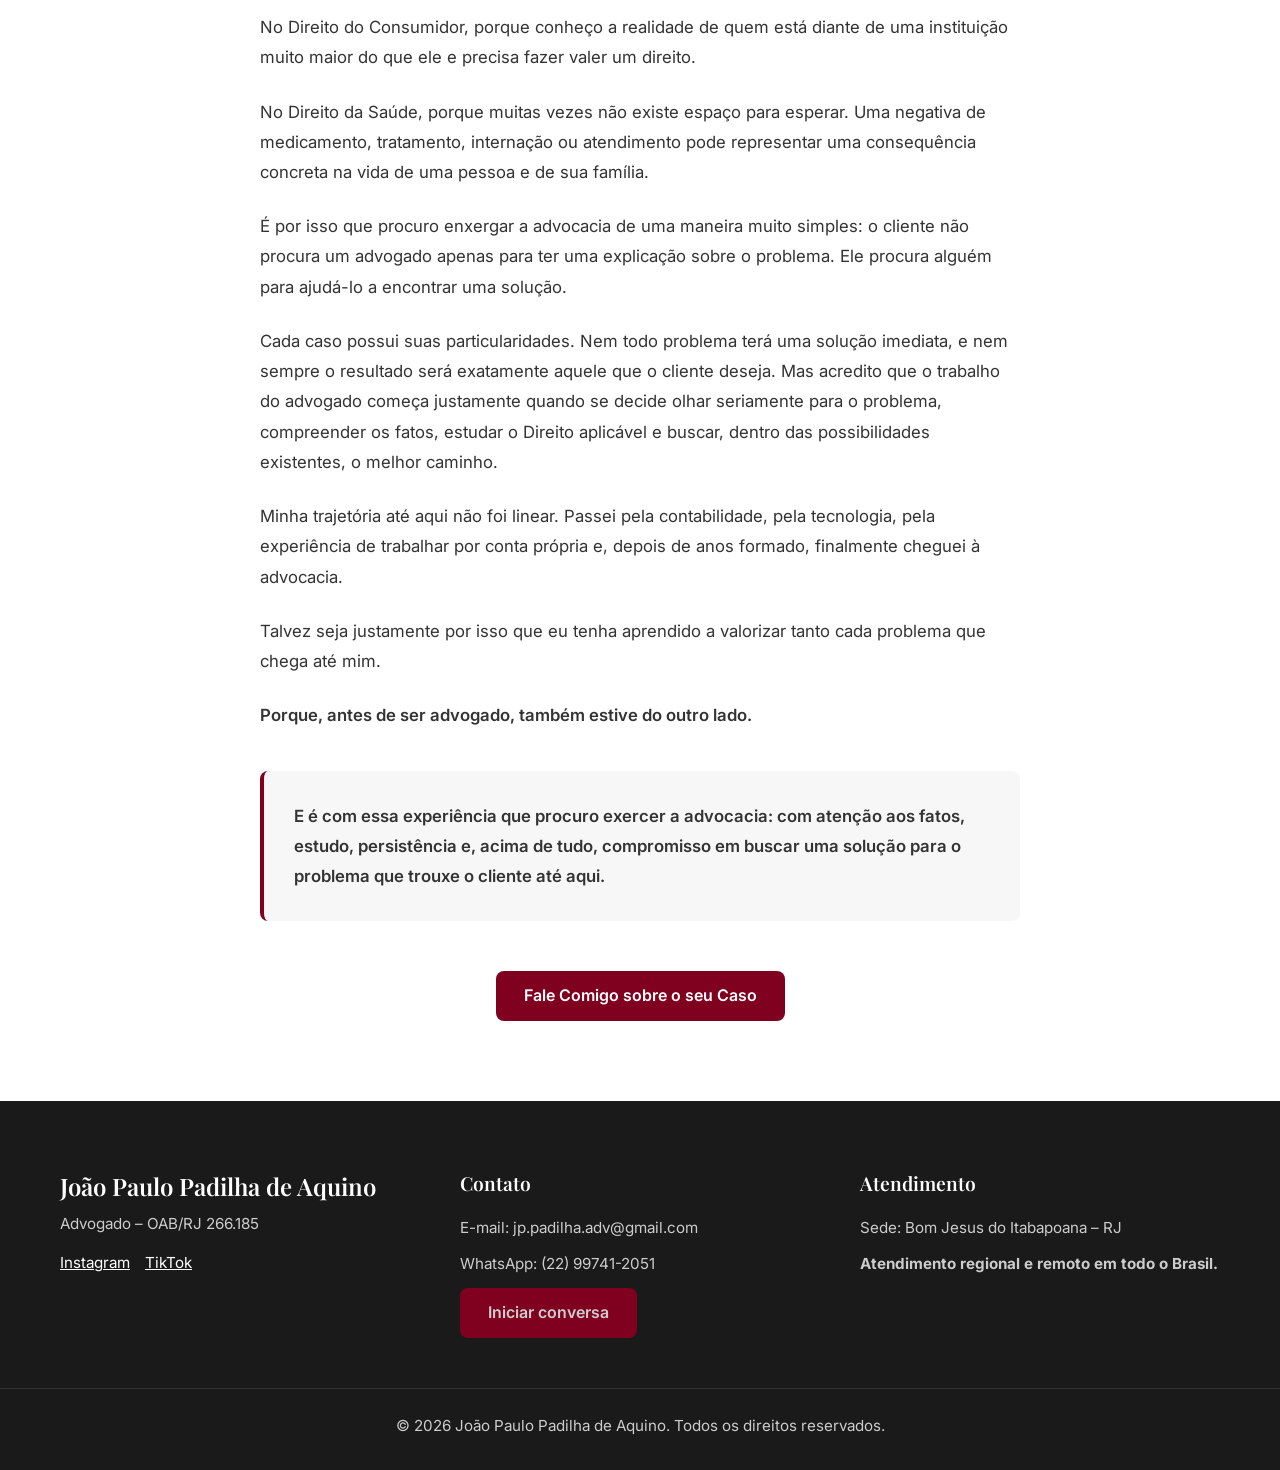
<file: artigos/historia.html>
<!DOCTYPE html>
<html lang="pt-BR">
<head>
    <meta charset="UTF-8">
    <meta name="viewport" content="width=device-width, initial-scale=1.0">
    
    <!-- SEO Básico & Título Otimizado -->
    <title>Minha História | João Paulo Padilha de Aquino - Advogado</title>
    
    <!-- Favicon -->
    <link rel="icon" type="image/svg+xml" href="../assets/logo-balanca-svg.svg">
    
    <!-- Meta Description Aprimorada -->
    <meta name="description" content="Conheça a trajetória de João Paulo Padilha de Aquino, advogado em Bom Jesus do Itabapoana - RJ (OAB/RJ 266.185). Da contabilidade e tecnologia à advocacia humanizada e estratégica.">
    
    <!-- Keywords -->
    <meta name="keywords" content="João Paulo Padilha de Aquino, advogado Bom Jesus do Itabapoana, história do advogado, trajetória profissional, OAB RJ 266185">

    <!-- Metatags de Geolocalização -->
    <meta name="geo.region" content="BR-RJ">
    <meta name="geo.placename" content="Bom Jesus do Itabapoana">
    
    <!-- Open Graph -->
    <meta property="og:site_name" content="João Paulo Padilha de Aquino Advogado">
    <meta property="og:title" content="Minha História | João Paulo Padilha de Aquino">
    <meta property="og:description" content="Conheça a trajetória profissional e pessoal que moldou a forma como exerço a advocacia: com atenção aos fatos, estudo e compromisso real com o cliente.">
    <meta property="og:type" content="article">
    <meta property="og:url" content="https://joaopaulopadilha.adv.br/artigos/historia.html">
    <meta property="og:locale" content="pt_BR">
    
    <!-- Canonical -->
    <link rel="canonical" href="https://joaopaulopadilha.adv.br/artigos/historia.html">

    <!-- Fontes do Google -->
    <link rel="preconnect" href="https://fonts.googleapis.com">
    <link rel="preconnect" href="https://fonts.gstatic.com" crossorigin>
    <link href="https://fonts.googleapis.com/css2?family=Inter:wght@300;400;600&family=Playfair+Display:ital,wght@0,400;0,600;1,400&display=swap" rel="stylesheet">
    
    <!-- CSS -->
    <link rel="stylesheet" href="../style.css">

    <!-- Schema.org -->
    <script type="application/ld+json">
    {
      "@context": "https://schema.org",
      "@type": "LegalService",
      "name": "João Paulo Padilha de Aquino - Advogado",
      "image": "https://joaopaulopadilha.adv.br/assets/foto-perfil.png",
      "url": "https://joaopaulopadilha.adv.br/artigos/historia.html",
      "telephone": "+5522997412051",
      "email": "jp.padilha.adv@gmail.com",
      "address": {
        "@type": "PostalAddress",
        "addressLocality": "Bom Jesus do Itabapoana",
        "addressRegion": "RJ",
        "addressCountry": "BR"
      }
    }
    </script>
</head>
<body>

    <!-- CABEÇALHO -->
    <header class="header">
        <div class="container header-content">
            <div class="brand" style="display: flex; align-items: center; gap: 12px;">
                <img src="../assets/logo-balanca-svg.svg" alt="Logotipo Balança da Justiça" width="38" height="38">
                <div style="display: flex; flex-direction: column;">
                    <span class="brand-name">João Paulo Padilha de Aquino</span>
                    <span class="brand-title">Advogado &mdash; OAB/RJ 266.185</span>
                </div>
            </div>
            
            <button class="menu-toggle" aria-label="Abrir menu">
                <span></span><span></span><span></span>
            </button>

            <nav class="nav-menu">
                <ul>
                    <li><a href="../index.html#inicio">Início</a></li>
                    <li><a href="historia.html" class="active">Minha História</a></li>
                    <li><a href="../index.html#atuacao">Áreas de atuação</a></li>
                    <li><a href="../index.html#como-ajudar">Como funciona</a></li>
                    <li><a href="../index.html#conteudo">Artigos</a></li>
                    <li><a href="../index.html#fale-conosco" class="btn-outline">Contato</a></li>
                </ul>
            </nav>
        </div>
    </header>

    <!-- CONTEÚDO DA HISTÓRIA -->
    <main>
        <article class="section" style="padding-top: 140px; padding-bottom: 80px;">
            <div class="container" style="max-width: 800px;">
                
                <!-- Cabeçalho -->
                <div style="margin-bottom: 40px; text-align: center;">
                    <span class="tag" style="display: inline-block; margin-bottom: 16px; background-color: var(--bg-light); padding: 6px 12px; border-radius: 4px; font-size: 0.85rem; font-weight: 600;">Trajetória Profissional</span>
                    <h1 class="font-serif" style="font-size: 2.5rem; line-height: 1.2; margin-bottom: 20px;">Minha História</h1>
                    <p style="color: #666; font-size: 1.1rem;">Antes de ser advogado, também estive do outro lado. Conheça os passos que construíram minha visão da advocacia.</p>
                </div>

                <!-- Texto Formatado da História -->
                <div class="article-body" style="font-size: 1.05rem; line-height: 1.8; color: #333;">
                    <p style="margin-bottom: 24px;">Minha relação com o Direito começou muito antes de eu me tornar advogado.</p>
                    
                    <p style="margin-bottom: 24px;">Sou filho de uma professora da rede estadual do Rio de Janeiro e, desde cedo, acompanhei de perto as dificuldades enfrentadas por quem dedica a vida ao serviço público. Vi os problemas que muitas vezes surgem na relação com bancos, especialmente quando empréstimos e outras operações financeiras acabam se transformando em um peso para quem já trabalha tanto. Também acompanhei a desvalorização de uma classe que, muitas vezes, precisa lutar até mesmo para receber aquilo que lhe é devido.</p>
                    
                    <p style="margin-bottom: 24px;">Essa realidade despertou em mim uma inquietação: por que tantas pessoas têm seus direitos reconhecidos no papel, mas encontram tanta dificuldade para fazê-los valer na prática?</p>
                    
                    <p style="margin-bottom: 24px;">Antes do Direito, trabalhei durante quatro anos em um escritório de contabilidade. Foi ali que também conheci de perto as dificuldades enfrentadas pelos trabalhadores. E não apenas como observador. Ao deixar aquele trabalho, vivi a própria experiência de ter meu vínculo empregatício não reconhecido.</p>
                    
                    <p style="margin-bottom: 24px;">Depois disso, trabalhei como técnico de informática autônomo. Foi uma fase importante da minha trajetória, porque me ensinou a lidar diretamente com pessoas, problemas e responsabilidades, muitas vezes precisando encontrar soluções por conta própria.</p>
                    
                    <p style="margin-bottom: 24px;">Em 2013, decidi cursar Direito.</p>
                    
                    <p style="margin-bottom: 24px;">Durante a faculdade, descobri duas áreas que despertaram especialmente meu interesse: Direito Penal e Direito do Consumidor. Em 2018, concluí a graduação em Direito.</p>
                    
                    <p style="margin-bottom: 24px;">Mas a formação não significou uma mudança imediata de carreira. Naquele momento, eu tinha um bom emprego na área de Tecnologia da Informação e continuei trabalhando nesse setor. O Direito permaneceu como uma escolha que, embora já estivesse feita, ainda aguardava o momento certo para se transformar em profissão.</p>
                    
                    <p style="margin-bottom: 24px;">Esse momento chegou alguns anos depois.</p>
                    
                    <p style="margin-bottom: 24px;">Em 2024, decidi que iria finalmente exercer a advocacia. Obtive minha inscrição na OAB e passei a construir, na prática, o caminho profissional que havia começado a desenhar muitos anos antes.</p>
                    
                    <p style="margin-bottom: 24px;">Desde então, a advocacia me levou especialmente para duas áreas que têm muito em comum com aquilo que sempre despertou minha atenção: o Direito do Consumidor e o Direito da Saúde.</p>
                    
                    <p style="margin-bottom: 24px;">No Direito do Consumidor, porque conheço a realidade de quem está diante de uma instituição muito maior do que ele e precisa fazer valer um direito.</p>
                    
                    <p style="margin-bottom: 24px;">No Direito da Saúde, porque muitas vezes não existe espaço para esperar. Uma negativa de medicamento, tratamento, internação ou atendimento pode representar uma consequência concreta na vida de uma pessoa e de sua família.</p>
                    
                    <p style="margin-bottom: 24px;">É por isso que procuro enxergar a advocacia de uma maneira muito simples: o cliente não procura um advogado apenas para ter uma explicação sobre o problema. Ele procura alguém para ajudá-lo a encontrar uma solução.</p>
                    
                    <p style="margin-bottom: 24px;">Cada caso possui suas particularidades. Nem todo problema terá uma solução imediata, e nem sempre o resultado será exatamente aquele que o cliente deseja. Mas acredito que o trabalho do advogado começa justamente quando se decide olhar seriamente para o problema, compreender os fatos, estudar o Direito aplicável e buscar, dentro das possibilidades existentes, o melhor caminho.</p>
                    
                    <p style="margin-bottom: 24px;">Minha trajetória até aqui não foi linear. Passei pela contabilidade, pela tecnologia, pela experiência de trabalhar por conta própria e, depois de anos formado, finalmente cheguei à advocacia.</p>
                    
                    <p style="margin-bottom: 24px;">Talvez seja justamente por isso que eu tenha aprendido a valorizar tanto cada problema que chega até mim.</p>
                    
                    <p style="margin-bottom: 24px; font-weight: 600;">Porque, antes de ser advogado, também estive do outro lado.</p>
                    
                    <div style="background-color: var(--bg-light); padding: 30px; border-radius: 8px; margin-top: 40px; border-left: 4px solid var(--primary);">
                        <p style="margin: 0; font-weight: 600;">E é com essa experiência que procuro exercer a advocacia: com atenção aos fatos, estudo, persistência e, acima de tudo, compromisso em buscar uma solução para o problema que trouxe o cliente até aqui.</p>
                    </div>
                </div>

                <!-- Botão de Contato Final -->
                <div style="margin-top: 50px; text-align: center;">
                    <a href="../index.html#fale-conosco" class="btn-primary">Fale Comigo sobre o seu Caso</a>
                </div>

            </div>
        </article>
    </main>

    <!-- FOOTER -->
    <footer class="footer">
        <div class="container footer-grid">
            <div class="footer-brand">
                <h3 class="font-serif">João Paulo Padilha de Aquino</h3>
                <p>Advogado – OAB/RJ 266.185</p>
                <div style="display: flex; gap: 15px; margin-top: 15px;">
                    <a href="https://www.instagram.com/jp.padilha.advogado/" target="_blank" style="color: inherit; text-decoration: underline; font-size: 0.95rem;">Instagram</a>
                    <a href="https://www.tiktok.com/@drjppadilha" target="_blank" style="color: inherit; text-decoration: underline; font-size: 0.95rem;">TikTok</a>
                </div>
            </div>
            <div class="footer-contact">
                <h4>Contato</h4>
                <p>E-mail: <a href="mailto:jp.padilha.adv@gmail.com">jp.padilha.adv@gmail.com</a></p>
                <p>WhatsApp: <a href="https://wa.me/5522997412051" target="_blank">(22) 99741-2051</a></p>
                <a href="https://wa.me/5522997412051" target="_blank" class="btn-primary mt-2">Iniciar conversa</a>
            </div>
            <div class="footer-location">
                <h4>Atendimento</h4>
                <p>Sede: Bom Jesus do Itabapoana – RJ</p>
                <p><strong>Atendimento regional e remoto em todo o Brasil.</strong></p>
            </div>
        </div>
        <div class="footer-bottom">
            <p>&copy; <span id="year"></span> João Paulo Padilha de Aquino. Todos os direitos reservados.</p>
        </div>
    </footer>

    <!-- BOTÃO FLUTUANTE -->
    <a href="../index.html#fale-conosco" aria-label="Tire sua dúvida" style="position: fixed; bottom: 25px; right: 25px; background-color: var(--primary); color: white; padding: 12px 20px; border-radius: 50px; display: flex; align-items: center; gap: 8px; font-family: 'Inter', sans-serif; font-size: 0.95rem; font-weight: 600; box-shadow: 0 4px 15px rgba(0,0,0,0.3); z-index: 9999; text-decoration: none; transition: transform 0.3s ease;">
        <svg viewBox="0 0 24 24" width="20" height="20" fill="none" stroke="currentColor" stroke-width="2" stroke-linecap="round" stroke-linejoin="round">
            <path d="M21 15a2 2 0 0 1-2 2H7l-4 4V5a2 2 0 0 1 2-2h14a2 2 0 0 1 2 2z"></path>
        </svg>
        <span>Tire sua dúvida</span>
    </a>

    <script src="../script.js"></script>
</body>
</html>
</file>
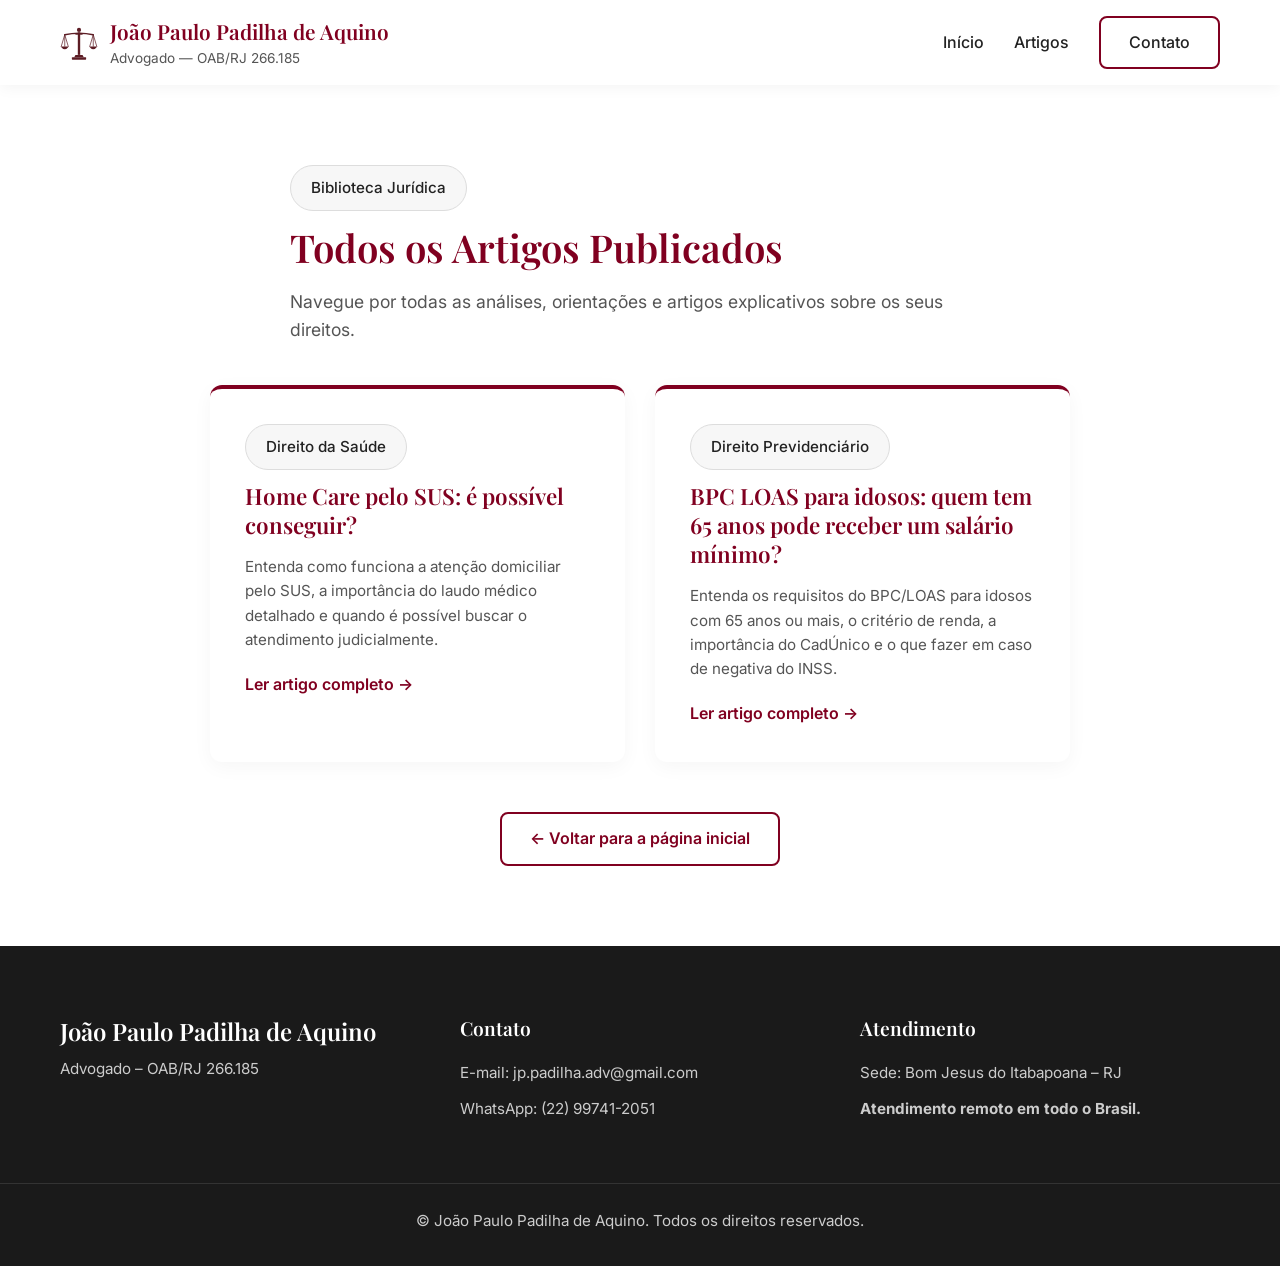
<file: artigos/todos-os-artigos.html>
<!DOCTYPE html>
<html lang="pt-BR">
<head>
    <meta charset="UTF-8">
    <meta name="viewport" content="width=device-width, initial-scale=1.0">
    
    <!-- SEO -->
    <title>Todos os Artigos e Conteúdos Jurídicos | João Paulo Padilha de Aquino</title>
    <meta name="description" content="Confira todos os artigos jurídicos publicados pelo advogado João Paulo Padilha de Aquino sobre Direito da Saúde, Previdenciário e muito mais.">
    
    <!-- Favicon -->
    <link rel="icon" type="image/svg+xml" href="../assets/logo-balanca-svg.svg">
    
    <!-- Fontes do Google -->
    <link rel="preconnect" href="https://fonts.googleapis.com">
    <link rel="preconnect" href="https://fonts.gstatic.com" crossorigin>
    <link href="https://fonts.googleapis.com/css2?family=Inter:wght@300;400;600&family=Playfair+Display:ital,wght@0,400;0,600;1,400&display=swap" rel="stylesheet">
    
    <!-- CSS Principal -->
    <link rel="stylesheet" href="../style.css">
</head>
<body>

    <!-- CABEÇALHO -->
    <header class="header">
        <div class="container header-content">
            <div class="brand" style="display: flex; align-items: center; gap: 12px;">
                <img src="../assets/logo-balanca-svg.svg" alt="Logotipo Balança da Justiça" width="38" height="38">
                <div style="display: flex; flex-direction: column;">
                    <span class="brand-name">João Paulo Padilha de Aquino</span>
                    <span class="brand-title">Advogado &mdash; OAB/RJ 266.185</span>
                </div>
            </div>
            
            <nav class="nav-menu">
                <ul>
                    <li><a href="../index.html#inicio">Início</a></li>
                    <li><a href="../index.html#conteudo">Artigos</a></li>
                    <li><a href="../index.html#fale-conosco" class="btn-outline">Contato</a></li>
                </ul>
            </nav>
        </div>
    </header>

    <!-- CONTEÚDO DA LISTA DE ARTIGOS -->
    <main class="section">
        <div class="container" style="max-width: 900px;">
            <div class="section-header" style="text-align: left; margin-bottom: 40px;">
                <span class="tag" style="display: inline-block; margin-bottom: 12px; background-color: var(--bg-light);">Biblioteca Jurídica</span>
                <h1 style="font-size: 2.4rem; color: var(--primary); margin-bottom: 15px;">Todos os Artigos Publicados</h1>
                <p style="color: var(--text-light); font-size: 1.1rem;">Navegue por todas as análises, orientações e artigos explicativos sobre os seus direitos.</p>
            </div>
            
            <div class="grid-cards" style="margin-bottom: 50px;">
                <!-- Artigo Home Care -->
                <article class="card">
                    <span class="tag" style="display: inline-block; margin-bottom: 12px; background-color: var(--bg-light);">Direito da Saúde</span>
                    <h3>Home Care pelo SUS: é possível conseguir?</h3>
                    <p>Entenda como funciona a atenção domiciliar pelo SUS, a importância do laudo médico detalhado e quando é possível buscar o atendimento judicialmente.</p>
                    <a href="artigo-home-care.html" style="display: inline-block; margin-top: 20px; color: var(--primary); font-weight: 600;">Ler artigo completo &rarr;</a>
                </article>

                <!-- Artigo BPC/LOAS -->
                <article class="card">
                    <span class="tag" style="display: inline-block; margin-bottom: 12px; background-color: var(--bg-light);">Direito Previdenciário</span>
                    <h3>BPC LOAS para idosos: quem tem 65 anos pode receber um salário mínimo?</h3>
                    <p>Entenda os requisitos do BPC/LOAS para idosos com 65 anos ou mais, o critério de renda, a importância do CadÚnico e o que fazer em caso de negativa do INSS.</p>
                    <a href="bpc-loas-idosos.html" style="display: inline-block; margin-top: 20px; color: var(--primary); font-weight: 600;">Ler artigo completo &rarr;</a>
                </article>
            </div>

            <div style="text-align: center;">
                <a href="../index.html#conteudo" class="btn-outline">&larr; Voltar para a página inicial</a>
            </div>
        </div>
    </main>

    <!-- RODAPÉ -->
    <footer class="footer">
        <div class="container footer-grid">
            <div class="footer-brand">
                <h3 class="font-serif">João Paulo Padilha de Aquino</h3>
                <p>Advogado – OAB/RJ 266.185</p>
            </div>
            <div class="footer-contact">
                <h4>Contato</h4>
                <p>E-mail: <a href="mailto:jp.padilha.adv@gmail.com">jp.padilha.adv@gmail.com</a></p>
                <p>WhatsApp: <a href="https://wa.me/5522997412051" target="_blank">(22) 99741-2051</a></p>
            </div>
            <div class="footer-location">
                <h4>Atendimento</h4>
                <p>Sede: Bom Jesus do Itabapoana – RJ</p>
                <p><strong>Atendimento remoto em todo o Brasil.</strong></p>
            </div>
        </div>
        <div class="footer-bottom">
            <p>&copy; <span id="year"></span> João Paulo Padilha de Aquino. Todos os direitos reservados.</p>
        </div>
    </footer>

    <script src="../script.js"></script>
</body>
</html>
</file>
<file: style.css>
/* =========================================
   VARIÁVEIS DE CORES E FONTES
   ========================================= */
:root {
    --primary: #800020; /* Bordô / Vinho */
    --primary-hover: #5e0017;
    --text-dark: #222222;
    --text-light: #555555;
    --bg-light: #f7f7f7;
    --white: #ffffff;
    --font-sans: 'Inter', sans-serif;
    --font-serif: 'Playfair Display', serif;
}

/* =========================================
   RESET E CONFIGURAÇÕES GERAIS
   ========================================= */
* {
    margin: 0;
    padding: 0;
    box-sizing: border-box;
}

html {
    scroll-behavior: smooth;
}

body {
    font-family: var(--font-sans);
    color: var(--text-dark);
    line-height: 1.6;
    background-color: var(--white);
}

a {
    text-decoration: none;
    color: inherit;
    transition: all 0.3s ease;
}

ul {
    list-style: none;
}

img {
    max-width: 100%;
    height: auto;
    display: block;
}

/* =========================================
   CLASSES UTILITÁRIAS
   ========================================= */
.container {
    max-width: 1200px;
    margin: 0 auto;
    padding: 0 20px;
}

.section {
    padding: 80px 0;
}

.bg-light {
    background-color: var(--bg-light);
}

.bg-burgundy {
    background-color: var(--primary);
    color: var(--white);
}

.text-center {
    text-align: center;
}

.max-w-600 {
    max-width: 600px;
    margin: 0 auto;
}

.font-serif {
    font-family: var(--font-serif);
}

/* =========================================
   TIPOGRAFIA
   ========================================= */
h1, h2, h3, h4 {
    font-family: var(--font-serif);
    font-weight: 600;
    color: var(--text-dark);
    margin-bottom: 20px;
    line-height: 1.3;
}

.bg-burgundy h2 {
    color: var(--white);
}

.section-header {
    text-align: center;
    margin-bottom: 50px;
    max-width: 700px;
    margin-left: auto;
    margin-right: auto;
}

.section-header h2 {
    font-size: 2.2rem;
    color: var(--primary);
}

.section-header p {
    color: var(--text-light);
    font-size: 1.1rem;
}

/* =========================================
   BOTÕES
   ========================================= */
.btn-primary, .btn-secondary, .btn-outline {
    display: inline-flex;
    align-items: center;
    justify-content: center;
    padding: 12px 28px;
    border-radius: 8px;
    font-family: var(--font-sans);
    font-weight: 600;
    font-size: 1rem;
    cursor: pointer;
    border: none;
    transition: background-color 0.3s, transform 0.2s;
}

.btn-primary {
    background-color: var(--primary);
    color: var(--white);
}

.btn-primary:hover {
    background-color: var(--primary-hover);
    transform: translateY(-2px);
    color: var(--white);
}

.btn-secondary {
    background-color: var(--text-dark);
    color: var(--white);
}

.btn-secondary:hover {
    background-color: #000;
    transform: translateY(-2px);
    color: var(--white);
}

.btn-outline {
    border: 2px solid var(--primary);
    color: var(--primary);
    background: transparent;
}

.btn-outline:hover {
    background-color: var(--primary);
    color: var(--white);
}

/* =========================================
   CABEÇALHO E NAVEGAÇÃO
   ========================================= */
.header {
    position: sticky;
    top: 0;
    background: var(--white);
    box-shadow: 0 2px 15px rgba(0,0,0,0.05);
    z-index: 1000;
    padding: 15px 0;
}

.header-content {
    display: flex;
    justify-content: space-between;
    align-items: center;
}

.brand-name {
    font-family: var(--font-serif);
    font-weight: 600;
    font-size: 1.3rem;
    color: var(--primary);
}

.brand-title {
    font-size: 0.85rem;
    color: var(--text-light);
}

.nav-menu ul {
    display: flex;
    gap: 30px;
    align-items: center;
}

.nav-menu a {
    font-weight: 500;
    font-size: 1rem;
    color: var(--text-dark);
}

.nav-menu a:hover {
    color: var(--primary);
}

.menu-toggle {
    display: none;
    background: none;
    border: none;
    cursor: pointer;
    width: 30px;
    height: 22px;
    position: relative;
}

.menu-toggle span {
    display: block;
    height: 2px;
    background-color: var(--primary);
    margin-bottom: 6px;
    border-radius: 2px;
    transition: 0.3s;
}

/* =========================================
   HERO (INÍCIO)
   ========================================= */
.hero {
    padding: 100px 0 80px;
    background-color: var(--bg-light);
}

.hero-container {
    display: flex;
    align-items: center;
    justify-content: space-between;
    gap: 60px;
}

.hero-text {
    flex: 1;
}

.hero-text h1 {
    font-size: 3.2rem;
    line-height: 1.2;
    color: var(--primary);
    margin-bottom: 25px;
}

.hero-text p {
    font-size: 1.15rem;
    color: var(--text-light);
    margin-bottom: 35px;
}

.hero-buttons {
    display: flex;
    gap: 15px;
}

.hero-image {
    flex: 1;
    display: flex;
    justify-content: flex-end;
}

/* CORREÇÃO DEFINITIVA DA IMAGEM REDONDA E SEM FUNDO */
.hero-image img {
    width: 380px;
    height: 380px;
    object-fit: cover;
    border-radius: 50%;
    box-shadow: 0 15px 30px rgba(0,0,0,0.15);
    background-color: transparent;
}

/* =========================================
   ÁREAS DE ATUAÇÃO (CARDS)
   ========================================= */
.grid-cards {
    display: grid;
    grid-template-columns: repeat(auto-fit, minmax(320px, 1fr));
    gap: 30px;
}

.card {
    background: var(--white);
    padding: 35px;
    border-radius: 12px;
    box-shadow: 0 5px 20px rgba(0,0,0,0.04);
    border-top: 4px solid var(--primary);
    transition: transform 0.3s ease, box-shadow 0.3s ease;
}

.card:hover {
    transform: translateY(-8px);
    box-shadow: 0 10px 30px rgba(0,0,0,0.08);
}

.card h3 {
    color: var(--primary);
    font-size: 1.4rem;
    margin-bottom: 15px;
}

.card p {
    color: var(--text-light);
    font-size: 0.95rem;
}

/* =========================================
   COMO POSSO AJUDAR (TIMELINE)
   ========================================= */
.timeline {
    display: grid;
    grid-template-columns: repeat(auto-fit, minmax(240px, 1fr));
    gap: 30px;
}

.step {
    background: var(--white);
    padding: 35px 25px;
    border-radius: 12px;
    box-shadow: 0 4px 15px rgba(0,0,0,0.03);
    text-align: center;
}

.step-num {
    display: block;
    font-family: var(--font-serif);
    font-size: 3.5rem;
    color: rgba(128, 0, 32, 0.1); 
    font-weight: 700;
    margin-bottom: 15px;
    line-height: 1;
}

.step h4 {
    font-size: 1.2rem;
    margin-bottom: 15px;
    color: var(--text-dark);
}

.step p {
    font-size: 0.95rem;
    color: var(--text-light);
}

/* =========================================
   CONTEÚDO (TAGS)
   ========================================= */
.tags-container {
    display: flex;
    flex-wrap: wrap;
    gap: 15px;
    justify-content: center;
}

.tag {
    background: var(--bg-light);
    border: 1px solid #ddd;
    padding: 10px 20px;
    border-radius: 30px;
    font-size: 0.95rem;
    font-weight: 500;
    color: var(--text-dark);
}

/* =========================================
   FORMULÁRIO DE CONTATO (O NOVO QUADRO)
   ========================================= */
#fale-conosco {
    padding: 80px 0;
    background-color: var(--bg-light);
    display: block;
}

.form-container {
    width: 100%;
    max-width: 700px; 
    margin: 0 auto; 
    background-color: var(--white); 
    padding: 50px; 
    border-radius: 12px; 
    box-shadow: 0 10px 40px rgba(0, 0, 0, 0.08); 
    border: 1px solid #eaeaea; 
}

.contact-form {
    display: flex;
    flex-direction: column;
    gap: 25px; 
    width: 100%;
}

.form-group {
    display: flex;
    flex-direction: column;
    gap: 8px;
    text-align: left; 
}

.form-group label {
    font-weight: 600;
    color: var(--text-dark);
    font-size: 1rem;
}

.form-group input,
.form-group textarea {
    width: 100%; 
    box-sizing: border-box; 
    padding: 16px; 
    border: 1px solid #d1d1d1;
    border-radius: 8px;
    font-family: var(--font-sans);
    font-size: 1rem;
    background-color: #fcfcfc;
    transition: all 0.3s ease;
}

.form-group input:focus,
.form-group textarea:focus {
    outline: none;
    border-color: var(--primary); 
    background-color: var(--white);
    box-shadow: 0 0 0 4px rgba(128, 0, 32, 0.1);
}

.contact-form button[type="submit"] {
    width: 100%;
    cursor: pointer;
    border: none;
    font-size: 1.1rem;
    font-weight: 600;
    padding: 18px;
    border-radius: 8px;
    background-color: var(--primary);
    color: var(--white);
    margin-top: 10px;
    transition: background-color 0.3s;
}

.contact-form button[type="submit"]:hover {
    background-color: var(--primary-hover); 
}

/* =========================================
   RODAPÉ (FOOTER)
   ========================================= */
.footer {
    background-color: #1a1a1a;
    color: #ffffff;
    padding: 70px 0 20px;
}

.footer-grid {
    display: grid;
    grid-template-columns: repeat(auto-fit, minmax(250px, 1fr));
    gap: 40px;
    margin-bottom: 50px;
}

.footer-brand h3 {
    color: var(--white);
    font-size: 1.5rem;
    margin-bottom: 10px;
}

.footer-brand p {
    color: #aaaaaa;
}

.footer h4 {
    color: var(--white);
    margin-bottom: 20px;
    font-size: 1.2rem;
}

.footer p {
    color: #cccccc;
    margin-bottom: 12px;
    font-size: 0.95rem;
}

.footer a {
    color: #cccccc;
}

.footer a:hover {
    color: var(--white);
    text-decoration: underline;
}

.footer-bottom {
    text-align: center;
    border-top: 1px solid #333333;
    padding-top: 25px;
    color: #888888;
    font-size: 0.9rem;
}

/* =========================================
   RESPONSIVIDADE (CELULARES E TABLETS)
   ========================================= */
@media (max-width: 992px) {
    .hero-container {
        flex-direction: column;
        text-align: center;
        gap: 40px;
    }

    .hero-text h1 {
        font-size: 2.5rem;
    }

    .hero-buttons {
        justify-content: center;
    }

    .hero-image {
        justify-content: center;
    }
}

@media (max-width: 768px) {
    .menu-toggle {
        display: block; 
    }

    .nav-menu {
        display: none; 
    }

    .nav-menu.active {
        display: block;
        position: absolute;
        top: 100%;
        left: 0;
        width: 100%;
        background: var(--white);
        padding: 20px;
        box-shadow: 0 5px 15px rgba(0,0,0,0.1);
    }

    .nav-menu.active ul {
        flex-direction: column;
        align-items: flex-start;
        gap: 15px;
    }

    .hero-buttons {
        flex-direction: column;
        width: 100%;
    }

    .hero-buttons a {
        width: 100%;
    }

    .section {
        padding: 60px 0;
    }

    .form-container {
        padding: 30px 20px; 
    }
}
</file>
